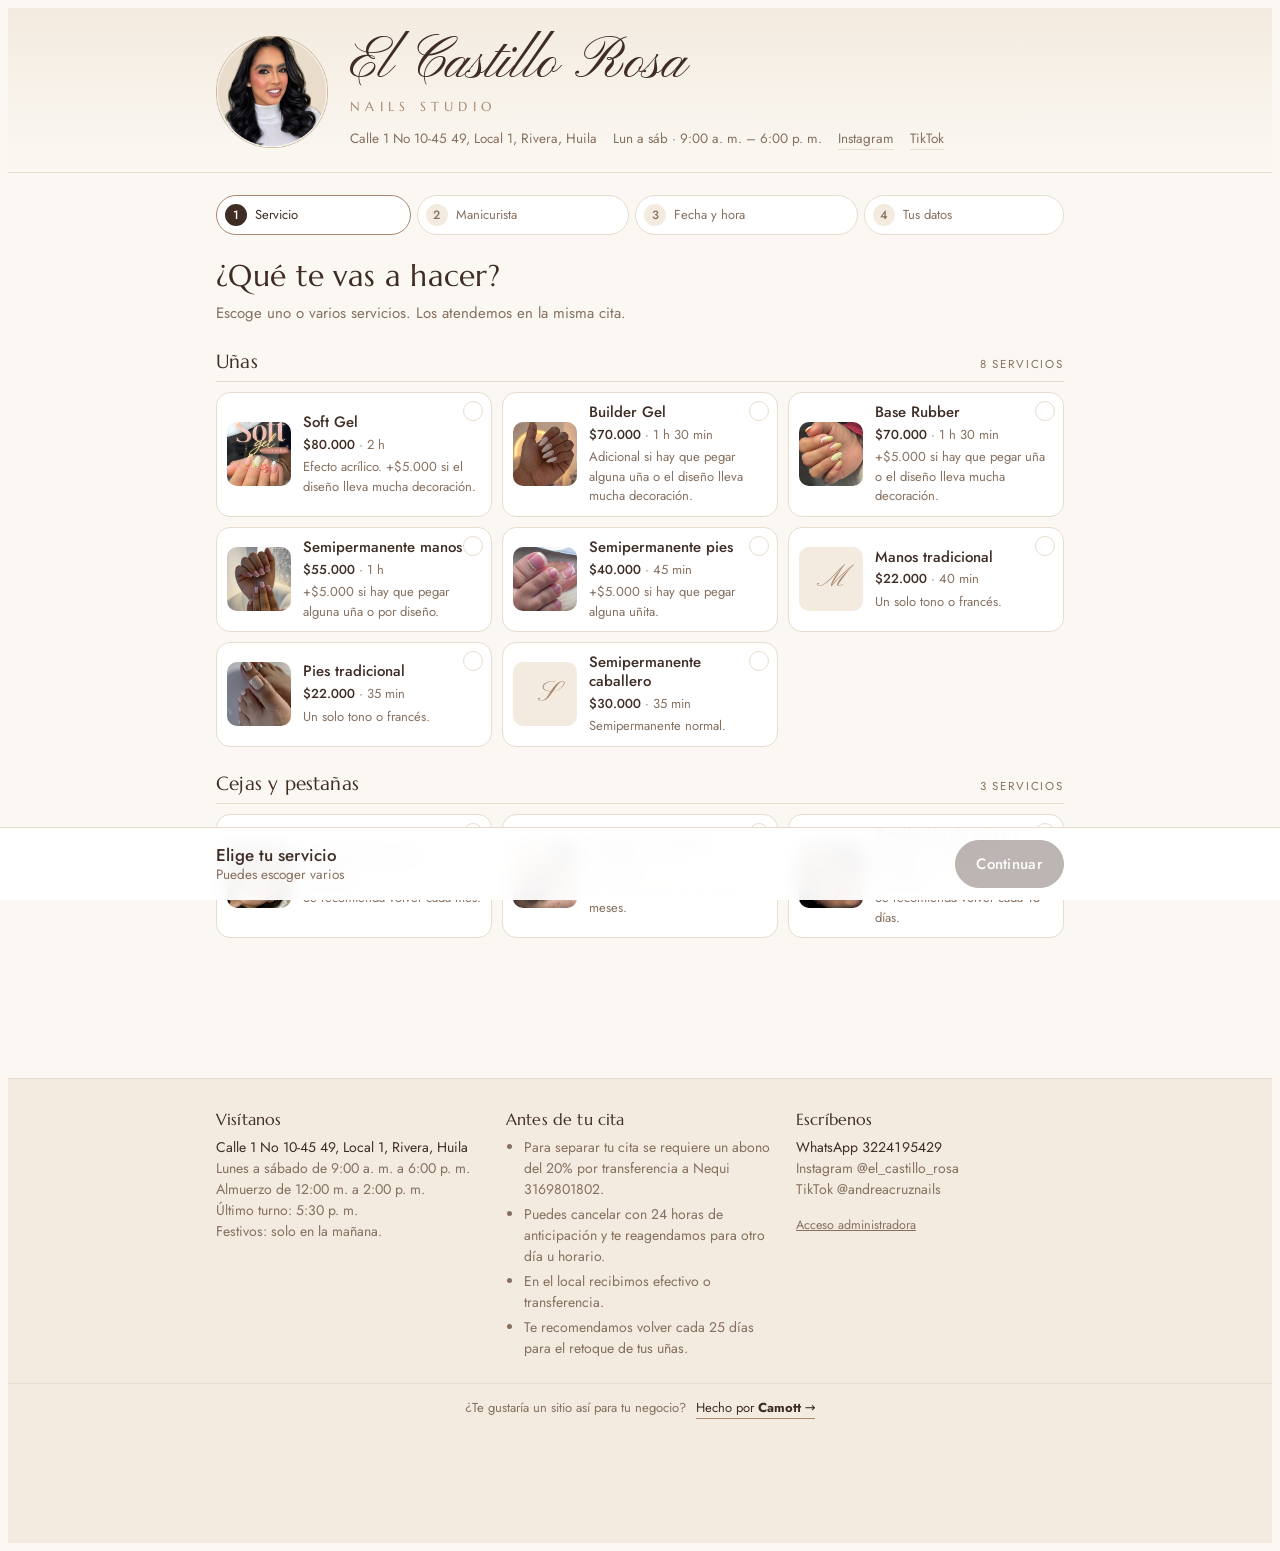
<file: index.html>
<!doctype html>
<html lang="es">
<head>
<meta charset="utf-8">
<meta name="viewport" content="width=device-width,initial-scale=1,viewport-fit=cover">
<title>El Castillo Rosa</title>
<meta name="claude:viewport-fit-sides" content="cover">
<meta name="description" content="Agenda tu cita en El Castillo Rosa Nails Studio, Rivera, Huila. Uñas, cejas y pestañas.">
<link rel="icon" href="img/logo-web.png">
<link rel="preconnect" href="https://fonts.googleapis.com">
<link rel="preconnect" href="https://fonts.gstatic.com" crossorigin>
<link rel="stylesheet" href="https://fonts.googleapis.com/css2?family=Jost:wght@400;500;600&family=Marcellus&family=Pinyon+Script&display=swap">
<link rel="stylesheet" href="styles.css">
<style>
  .wrap { max-width: 880px; margin: 0 auto; padding-left: max(16px, env(safe-area-inset-left, 0px)); padding-right: max(16px, env(safe-area-inset-right, 0px)); }
  /* ---------- encabezado ---------- */
  .hero { background: linear-gradient(180deg, var(--linen), var(--bg)); border-bottom: 1px solid var(--line); }
  .hero .wrap { display: grid; grid-template-columns: auto 1fr; gap: 22px; align-items: center; padding-block: 26px 22px; }
  .hero img { width: 112px; height: auto; display: block; }
  .brand { font-family: var(--f-script); font-size: clamp(40px, 9vw, 58px); line-height: 1; color: var(--ink); }
  .brand-sub { font-family: var(--f-display); letter-spacing: .42em; font-size: 12.5px; color: var(--accent); margin-top: 6px; text-transform: uppercase; }
  .hero-meta { display: flex; flex-wrap: wrap; gap: 6px 16px; margin-top: 12px; font-size: 13.5px; color: var(--muted); }
  .hero-meta a { text-decoration: none; border-bottom: 1px solid var(--line); }
  @media (max-width: 520px) { .hero .wrap { grid-template-columns: 1fr; justify-items: center; text-align: center; } .hero-meta { justify-content: center; } .hero img { width: 104px; } }

  /* ---------- pasos ---------- */
  .steps { display: flex; gap: 6px; margin: 22px 0 18px; overflow-x: auto; scrollbar-width: none; }
  .steps::-webkit-scrollbar { display: none; }
  .step { flex: 1 0 auto; white-space: nowrap; display: flex; align-items: center; gap: 8px; font-size: 13px; color: var(--muted); padding: 8px 12px 8px 8px; border-radius: 999px; border: 1px solid var(--line); background: var(--surface); }
  .step b { width: 22px; height: 22px; border-radius: 50%; display: grid; place-items: center; font-weight: 500; font-size: 12px; background: var(--linen); }
  .step.on { color: var(--ink); border-color: var(--accent); }
  .step.on b { background: var(--ink); color: var(--bg); }
  .step.done b { background: var(--accent); color: var(--accent-ink); }
  h2.title { font-size: clamp(24px, 5vw, 30px); }
  .lead { color: var(--muted); margin-top: 4px; }
  main { padding-bottom: 140px; }
  .panel { display: grid; gap: 22px; }

  /* servicios */
  .cat-title { display: flex; align-items: baseline; justify-content: space-between; border-bottom: 1px solid var(--line); padding-bottom: 6px; margin-bottom: 10px; }
  .cat-title h3 { font-size: 19px; }
  .svc-list { display: grid; grid-template-columns: repeat(auto-fill, minmax(250px, 1fr)); gap: 10px; }
  .svc { position: relative; display: grid; grid-template-columns: 64px 1fr; gap: 12px; align-items: center; padding: 10px; border: 1px solid var(--line); border-radius: var(--r);
    background: var(--surface); cursor: pointer; text-align: left; transition: border-color .15s, box-shadow .15s; }
  .svc:hover { border-color: var(--beige); }
  .svc[aria-pressed="true"] { border-color: var(--ink); box-shadow: var(--shadow); }
  .svc .ph { width: 64px; height: 64px; border-radius: 10px; object-fit: cover; background: var(--linen); display: grid; place-items: center; font-family: var(--f-script); font-size: 30px; color: var(--accent); }
  .svc > span:nth-of-type(2) { min-width: 0; padding-right: 18px; }
  .svc .nm { display: block; font-weight: 500; line-height: 1.25; }
  .svc .mt { display: block; font-size: 13px; color: var(--muted); margin-top: 3px; }
  .svc .pr { font-variant-numeric: tabular-nums; color: var(--ink); font-weight: 500; }
  .svc .tick { position: absolute; top: 8px; right: 8px; width: 20px; height: 20px; border-radius: 50%; border: 1.5px solid var(--line); display: grid; place-items: center; font-size: 12px; color: transparent; }
  .svc[aria-pressed="true"] .tick { background: var(--ink); border-color: var(--ink); color: var(--bg); }
  .note { font-size: 13px; color: var(--muted); background: var(--linen); padding: 10px 12px; border-radius: 10px; }
  .retiros { display: flex; flex-wrap: wrap; gap: 8px; }
  .opt { border: 1px solid var(--line); background: var(--surface); padding: 9px 14px; border-radius: 999px; cursor: pointer; font-size: 14px; }
  .opt[aria-pressed="true"] { background: var(--ink); color: var(--bg); border-color: var(--ink); }

  /* diseños */
  .designs { display: grid; grid-template-columns: repeat(auto-fill, minmax(150px, 1fr)); gap: 12px; }
  .dz { border: 1px solid var(--line); border-radius: var(--r); overflow: hidden; background: var(--surface); cursor: pointer; text-align: left; padding: 0; display: grid; }
  .dz img { width: 100%; aspect-ratio: 4/5; object-fit: cover; display: block; max-width: 100%; }
  .dz .cap { padding: 9px 11px; font-size: 13.5px; line-height: 1.3; display: grid; gap: 4px; }
  .dz[aria-pressed="true"] { outline: 2px solid var(--ink); outline-offset: -2px; box-shadow: var(--shadow); }
  .dz .blank { aspect-ratio: 4/5; display: grid; place-items: center; background: var(--linen); font-family: var(--f-display); font-size: 15px; color: var(--muted); padding: 14px; text-align: center; }

  /* equipo */
  .team { display: grid; grid-template-columns: repeat(auto-fill, minmax(180px, 1fr)); gap: 10px; }
  .mem { border: 1px solid var(--line); background: var(--surface); border-radius: var(--r); padding: 14px; display: flex; gap: 12px; align-items: center; cursor: pointer; text-align: left; }
  .mem[aria-pressed="true"] { border-color: var(--ink); box-shadow: var(--shadow); }
  .av { width: 42px; height: 42px; border-radius: 50%; display: grid; place-items: center; background: var(--beige); font-family: var(--f-display); font-size: 17px; flex: none; }
  .mem small { display: block; color: var(--muted); font-size: 12.5px; }

  /* fechas y horas */
  .dates { display: flex; gap: 8px; overflow-x: auto; padding: 4px 2px 10px; scroll-snap-type: x proximity; }
  .date { flex: none; width: 66px; padding: 10px 0 9px; border-radius: 14px; border: 1px solid var(--line); background: var(--surface); cursor: pointer; display: grid; justify-items: center; gap: 1px; scroll-snap-align: start; }
  .date .d { font-family: var(--f-display); font-size: 22px; line-height: 1.1; }
  .date small { font-size: 11.5px; color: var(--muted); text-transform: uppercase; letter-spacing: .06em; }
  .date[aria-pressed="true"] { background: var(--ink); color: var(--bg); border-color: var(--ink); }
  .date[aria-pressed="true"] small { color: var(--bg); opacity: .8; }
  .date[disabled] { opacity: .35; cursor: not-allowed; }
  .date .fest { font-size: 9.5px; color: var(--rose); letter-spacing: .04em; }
  .slots-group h4 { font-family: var(--f-body); font-size: 12px; letter-spacing: .14em; text-transform: uppercase; color: var(--muted); margin-bottom: 8px; font-weight: 500; }
  .slots { display: grid; grid-template-columns: repeat(auto-fill, minmax(96px, 1fr)); gap: 8px; }
  .slot { padding: 10px 6px; border: 1px solid var(--line); border-radius: 10px; background: var(--surface); cursor: pointer; font-variant-numeric: tabular-nums; font-size: 14px; }
  .slot[aria-pressed="true"] { background: var(--ink); color: var(--bg); border-color: var(--ink); }
  .slot[disabled] { text-decoration: line-through; opacity: .38; cursor: not-allowed; background: transparent; }
  .empty { padding: 22px; text-align: center; border: 1px dashed var(--line); border-radius: var(--r); color: var(--muted); }

  /* datos y resumen */
  .form { display: grid; grid-template-columns: 1fr 1fr; gap: 14px; }
  .form .full { grid-column: 1 / -1; }
  @media (max-width: 560px) { .form { grid-template-columns: 1fr; } }
  .summary { border: 1px solid var(--line); border-radius: var(--r); background: var(--surface); overflow: hidden; }
  .summary .row { display: flex; justify-content: space-between; gap: 14px; padding: 11px 16px; border-bottom: 1px solid var(--line); }
  .summary .row:last-child { border-bottom: 0; }
  .summary .row span:first-child { color: var(--muted); }
  .summary .row span:last-child { text-align: right; min-width: 0; }
  .summary .total { background: var(--linen); font-weight: 500; }
  .check { display: flex; gap: 10px; align-items: flex-start; font-size: 14px; }
  .check input { margin-top: 3px; width: 18px; height: 18px; accent-color: var(--ink); flex: none; }

  /* barra inferior */
  .bar { position: fixed; left: 0; right: 0; bottom: 0; background: color-mix(in srgb, var(--surface) 94%, transparent); backdrop-filter: blur(10px);
    border-top: 1px solid var(--line); z-index: 20; padding-bottom: env(safe-area-inset-bottom, 0px); }
  .bar .wrap { display: flex; gap: 12px; align-items: center; padding-block: 12px; }
  .bar .sum { flex: 1; min-width: 0; font-size: 13.5px; color: var(--muted); line-height: 1.3; }
  .bar .sum b { display: block; color: var(--ink); font-size: 17px; font-weight: 500; font-variant-numeric: tabular-nums; }

  /* éxito */
  .done { text-align: center; display: grid; gap: 14px; justify-items: center; padding-top: 10px; }
  .done .seal { width: 76px; height: 76px; border-radius: 50%; display: grid; place-items: center; background: var(--linen); font-size: 34px; color: var(--accent); }
  .pay { width: 100%; max-width: 460px; border: 1px solid var(--line); border-radius: var(--r); background: var(--surface); padding: 18px; display: grid; gap: 10px; text-align: left; }
  .pay .amount { font-family: var(--f-display); font-size: 34px; }
  .copy { display: flex; gap: 8px; align-items: center; justify-content: space-between; background: var(--linen); border-radius: 10px; padding: 8px 8px 8px 14px; }
  .copy code { font-family: var(--f-body); font-size: 18px; letter-spacing: .06em; font-variant-numeric: tabular-nums; user-select: all; }

  footer { border-top: 1px solid var(--line); background: var(--linen); }
  .credit { border-top: 1px solid var(--line); padding-bottom: 110px; }
  .credit .wrap { display: flex; flex-wrap: wrap; justify-content: center; gap: 4px 10px; padding-block: 14px; font-size: 13px; color: var(--muted); text-align: center; }
  .credit a { color: var(--ink); text-decoration: none; border-bottom: 1px solid var(--accent); }
  .credit a:hover { color: var(--accent); }
  footer > .wrap:first-child { padding-block: 28px 24px; display: grid; grid-template-columns: repeat(auto-fit, minmax(220px, 1fr)); gap: 22px; font-size: 14px; }
  footer h4 { font-size: 16px; margin-bottom: 6px; }
  footer ul { margin: 0; padding-left: 18px; color: var(--muted); display: grid; gap: 4px; }
  footer .admin { font-size: 12.5px; color: var(--muted); }
</style>
</head>
<body>
<div class="demo-bar" id="demoBar" hidden>Versión de demostración · Agenda una cita de prueba y luego mírala en el <a href="admin.html" style="font-weight:500">panel de administradora</a> (PIN 1234).</div>

<header class="hero">
  <div class="wrap">
    <img src="img/logo-web.png" alt="Logo de El Castillo Rosa" width="112" height="118">
    <div>
      <div class="brand">El Castillo Rosa</div>
      <div class="brand-sub">Nails Studio</div>
      <div class="hero-meta">
        <span id="hDir"></span>
        <span>Lun a sáb · 9:00 a. m. – 6:00 p. m.</span>
        <a id="hIg" target="_blank" rel="noopener">Instagram</a>
        <a id="hTk" target="_blank" rel="noopener">TikTok</a>
      </div>
    </div>
  </div>
</header>

<main class="wrap">
  <nav class="steps" id="steps" aria-label="Pasos para agendar"></nav>
  <section class="panel" id="panel" aria-live="polite"></section>
</main>

<div class="bar" id="bar">
  <div class="wrap">
    <div class="sum" id="barSum"></div>
    <button class="btn ghost" id="btnBack" type="button">Atrás</button>
    <button class="btn" id="btnNext" type="button">Continuar</button>
  </div>
</div>

<footer>
  <div class="wrap">
    <div>
      <h4>Visítanos</h4>
      <p id="fDir"></p>
      <p class="muted">Lunes a sábado de 9:00 a. m. a 6:00 p. m.<br>Almuerzo de 12:00 m. a 2:00 p. m.<br>Último turno: 5:30 p. m.<br>Festivos: solo en la mañana.</p>
    </div>
    <div>
      <h4>Antes de tu cita</h4>
      <ul id="fRules"></ul>
    </div>
    <div>
      <h4>Escríbenos</h4>
      <p>WhatsApp <span class="num" id="fWa"></span></p>
      <p class="muted">Instagram @<span id="fIg"></span><br>TikTok @<span id="fTk"></span></p>
      <p style="margin-top:14px"><a class="admin" href="admin.html">Acceso administradora</a></p>
    </div>
  </div>
  <div class="credit">
    <div class="wrap">
      <span>¿Te gustaría un sitio así para tu negocio?</span>
      <a href="https://camott.com" target="_blank" rel="noopener">Hecho por <b>Camott</b> →</a>
    </div>
  </div>
</footer>
<div class="toast" id="toast" role="status"></div>

<script src="config.js"></script>
<script src="core.js"></script>
<script>
(function () {
  const C = CR_CONFIG, N = C.negocio, $ = (s) => document.querySelector(s);
  const S = { servicios: [], retiro: "", diseno: "", disenoNota: "", staff: "any", fecha: "", hora: "", staffAsignada: "", nombre: "", telefono: "", notas: "", acepta: false };
  let paso = 0, ocupado = [], enviando = false;

  /* textos fijos */
  $("#demoBar").hidden = !CR.demo;
  $("#hDir").textContent = `${N.direccion}, ${N.ciudad}`; $("#fDir").textContent = `${N.direccion}, ${N.ciudad}`;
  $("#hIg").href = `https://instagram.com/${N.instagram}`; $("#hTk").href = `https://tiktok.com/@${N.tiktok}`;
  $("#fWa").textContent = N.whatsapp; $("#fIg").textContent = N.instagram; $("#fTk").textContent = N.tiktok;
  $("#fRules").innerHTML = [
    `Para separar tu cita se requiere un abono del ${N.abonoPct}% por transferencia a Nequi ${N.nequi}.`,
    `Puedes cancelar con ${N.cancelacionHoras} horas de anticipación y te reagendamos para otro día u horario.`,
    "En el local recibimos efectivo o transferencia.",
    "Te recomendamos volver cada 25 días para el retoque de tus uñas."
  ].map((t) => `<li>${CR.esc(t)}</li>`).join("");

  const toast = (t) => { const e = $("#toast"); e.textContent = t; e.classList.add("show"); clearTimeout(e._t); e._t = setTimeout(() => e.classList.remove("show"), 2600); };
  const llevaDiseno = () => S.servicios.some((id) => (CR.servicio(id) || {}).disenos);
  const llevaUnas = () => S.servicios.some((id) => (CR.servicio(id) || {}).cat === "Uñas");
  const pasos = () => ["servicio", ...(llevaDiseno() ? ["diseno"] : []), "manicurista", "horario", "datos"];
  const NOMBRES = { servicio: "Servicio", diseno: "Diseño", manicurista: "Manicurista", horario: "Fecha y hora", datos: "Tus datos" };
  const calc = () => CR.calcular(S.servicios, llevaUnas() ? S.retiro : "");
  const iniciales = (n) => n.split(" ").map((x) => x[0]).slice(0, 2).join("");

  function render() {
    const ps = pasos(); if (paso >= ps.length) paso = ps.length - 1;
    $("#steps").innerHTML = ps.map((p, i) => `<div class="step ${i === paso ? "on" : i < paso ? "done" : ""}"><b>${i < paso ? "✓" : i + 1}</b>${NOMBRES[p]}</div>`).join("");
    const k = ps[paso];
    ({ servicio: vServicio, diseno: vDiseno, manicurista: vEquipo, horario: vHorario, datos: vDatos })[k]();
    barra();
  }
  function barra() {
    const c = calc(), k = pasos()[paso];
    $("#barSum").innerHTML = S.servicios.length
      ? `<b>${CR.money(c.precio)}</b>${S.servicios.length} servicio${S.servicios.length > 1 ? "s" : ""} · ${CR.dur(c.min)}`
      : `<b>Elige tu servicio</b>Puedes escoger varios`;
    $("#btnBack").hidden = paso === 0;
    const ok = { servicio: S.servicios.length > 0, diseno: !!S.diseno, manicurista: !!S.staff, horario: !!S.hora, datos: S.nombre.trim().length > 1 && CR.tel(S.telefono).length === 10 && S.acepta }[k];
    $("#btnNext").disabled = !ok || enviando;
    $("#btnNext").textContent = k === "datos" ? (enviando ? "Agendando…" : "Agendar cita") : "Continuar";
  }

  /* ---------- paso: servicio ---------- */
  function vServicio() {
    const cats = [...new Set(CR.cat.servicios.filter((s) => s.activo !== false).map((s) => s.cat))];
    let h = `<div><h2 class="title">¿Qué te vas a hacer?</h2><p class="lead">Escoge uno o varios servicios. Los atendemos en la misma cita.</p></div>`;
    cats.forEach((cat) => {
      const list = CR.cat.servicios.filter((s) => s.cat === cat && s.activo !== false);
      h += `<div><div class="cat-title"><h3>${CR.esc(cat)}</h3><span class="eyebrow">${list.length} servicios</span></div><div class="svc-list">`;
      list.forEach((s) => {
        const on = S.servicios.includes(s.id);
        h += `<button type="button" class="svc" data-svc="${s.id}" aria-pressed="${on}">
          ${s.foto ? `<img class="ph" src="${CR.esc(s.foto)}" alt="" loading="lazy">` : `<span class="ph" aria-hidden="true">${CR.esc(s.nombre[0])}</span>`}
          <span><span class="nm">${CR.esc(s.nombre)}</span><span class="mt"><span class="pr">${CR.money(s.precio)}</span> · ${CR.dur(+s.min)}</span>
          ${s.nota ? `<span class="mt" style="display:block">${CR.esc(s.nota)}</span>` : ""}</span>
          <span class="tick" aria-hidden="true">✓</span></button>`;
      });
      h += `</div></div>`;
    });
    if (llevaUnas()) {
      h += `<div><div class="cat-title"><h3>¿Necesitas retiro?</h3></div><div class="retiros">` +
        CR.cat.retiros.map((r) => `<button type="button" class="opt" data-ret="${r.id}" aria-pressed="${S.retiro === r.id}">${CR.esc(r.nombre)}${r.precio ? ` · ${CR.money(r.precio)}` : ""}</button>`).join("") +
        `</div></div>`;
    }
    $("#panel").innerHTML = h;
    $("#panel").querySelectorAll("[data-svc]").forEach((b) => (b.onclick = () => {
      const id = b.dataset.svc; S.servicios = S.servicios.includes(id) ? S.servicios.filter((x) => x !== id) : [...S.servicios, id];
      if (!llevaDiseno()) { S.diseno = ""; } S.hora = ""; render();
    }));
    $("#panel").querySelectorAll("[data-ret]").forEach((b) => (b.onclick = () => { S.retiro = b.dataset.ret; S.hora = ""; render(); }));
  }

  /* ---------- paso: diseño ---------- */
  function vDiseno() {
    let h = `<div><h2 class="title">Escoge tu diseño</h2><p class="lead">Son trabajos reales del salón. Los diseños con mucha decoración pueden tener un adicional de $5.000 que se confirma en el local.</p></div><div class="designs">`;
    CR.cat.disenos.forEach((d) => {
      h += `<button type="button" class="dz" data-dz="${d.id}" aria-pressed="${S.diseno === d.id}"><img src="${CR.esc(d.foto)}" alt="${CR.esc(d.nombre)}" loading="lazy">
        <span class="cap">${CR.esc(d.nombre)}${d.deco ? `<span class="chip warn">Puede tener adicional</span>` : ""}</span></button>`;
    });
    h += `<button type="button" class="dz" data-dz="sencillo" aria-pressed="${S.diseno === "sencillo"}"><span class="blank">Un solo tono o francés</span><span class="cap">Sencillo, sin decoración</span></button>
      <button type="button" class="dz" data-dz="propio" aria-pressed="${S.diseno === "propio"}"><span class="blank">Tengo mi propia referencia</span><span class="cap">La envías por WhatsApp</span></button></div>
      <div class="field" ${S.diseno === "propio" ? "" : "hidden"} id="refBox"><label for="refNota">Cuéntanos tu idea (colores, forma, largo)</label>
      <textarea class="input" id="refNota" placeholder="Ej.: almendradas, tono nude con francés dorado">${CR.esc(S.disenoNota)}</textarea></div>`;
    $("#panel").innerHTML = h;
    $("#panel").querySelectorAll("[data-dz]").forEach((b) => (b.onclick = () => { S.diseno = b.dataset.dz; render(); if (S.diseno === "propio") $("#refNota").focus(); }));
    const t = $("#refNota"); if (t) t.oninput = () => (S.disenoNota = t.value);
  }

  /* ---------- paso: manicurista ---------- */
  function vEquipo() {
    const eq = CR.cat.equipo.filter((m) => m.activa !== false);
    let h = `<div><h2 class="title">¿Con quién te quieres atender?</h2><p class="lead">Elige a tu manicurista de confianza. Si ya tiene una cita a esa hora, el horario aparecerá ocupado.</p></div><div class="team">
      <button type="button" class="mem" data-mem="any" aria-pressed="${S.staff === "any"}"><span class="av">✦</span><span>La que esté disponible<small>Te mostramos más horarios</small></span></button>`;
    eq.forEach((m) => { h += `<button type="button" class="mem" data-mem="${m.id}" aria-pressed="${S.staff === m.id}"><span class="av">${CR.esc(iniciales(m.nombre))}</span><span>${CR.esc(m.nombre)}<small>${diasTexto(m.dias)}</small></span></button>`; });
    $("#panel").innerHTML = h + "</div>";
    $("#panel").querySelectorAll("[data-mem]").forEach((b) => (b.onclick = () => { S.staff = b.dataset.mem; S.hora = ""; render(); }));
  }
  function diasTexto(d) { d = (d || []).slice().sort(); if (d.join() === "1,2,3,4,5,6") return "Lunes a sábado"; return d.map((x) => CR.DIAS_C[x]).join(", "); }

  /* ---------- paso: horario ---------- */
  async function vHorario() {
    const c = calc();
    const dias = [];
    for (let i = 0; i <= C.horario.diasAdelante; i++) { const f = CR.addDays(CR.hoy(), i); dias.push(f); }
    if (!S.fecha) S.fecha = dias.find((f) => CR.bloquesDelDia(f).length && (f !== CR.hoy() || CR.horarios(f, c.min, []).length)) || dias[0];
    $("#panel").innerHTML = `<div><h2 class="title">Fecha y hora</h2><p class="lead">Tu cita dura aprox. ${CR.dur(c.min)}. En la mañana mostramos las horas en las que alcanzamos a terminar antes del almuerzo. En la tarde, el último turno es a las 5:30 p. m.</p></div>
      <div class="dates" id="dates" role="group" aria-label="Fechas">${dias.map((f) => {
        const d = CR.parse(f), cerrado = !CR.bloquesDelDia(f).length, fest = CR.festivo(f);
        return `<button type="button" class="date" data-f="${f}" aria-pressed="${S.fecha === f}" ${cerrado ? "disabled" : ""} aria-label="${CR.fechaLarga(f)}${fest ? ", festivo" : ""}">
          <small>${CR.DIAS_C[d.getDay()]}</small><span class="d">${d.getDate()}</span><small>${CR.MESES[d.getMonth()].slice(0, 3)}</small>${fest && !cerrado ? `<span class="fest">FESTIVO</span>` : ""}</button>`;
      }).join("")}</div><div id="slots"><div class="empty">Cargando horarios…</div></div>`;
    const sel = $("#dates").querySelector('[aria-pressed="true"]'); if (sel) sel.scrollIntoView({ inline: "center", block: "nearest" });
    $("#dates").querySelectorAll("[data-f]").forEach((b) => (b.onclick = () => { S.fecha = b.dataset.f; S.hora = ""; $("#dates").querySelectorAll("[data-f]").forEach((x) => x.setAttribute("aria-pressed", x === b)); pintarSlots(); barra(); }));
    try { ocupado = (await CR.api.ocupado()).ocupado || []; } catch (e) { $("#slots").innerHTML = `<div class="empty">No pudimos cargar la agenda. Revisa tu conexión e intenta de nuevo.</div>`; return; }
    pintarSlots();
  }
  function pintarSlots() {
    const c = calc(), lista = CR.horarios(S.fecha, c.min, ocupado);
    const disp = (s) => (S.staff === "any" ? s.libres.length > 0 : s.libres.includes(S.staff));
    const fest = CR.festivo(S.fecha);
    let h = `<p class="muted" style="margin-bottom:12px">${CR.fechaLarga(S.fecha)}${fest ? ` · ${CR.esc(fest)} (festivo, abrimos solo en la mañana)` : ""}</p>`;
    if (!lista.length || !lista.some(disp)) {
      h += `<div class="empty">No quedan horarios para ${S.staff === "any" ? "este día" : CR.esc(CR.miembro(S.staff).nombre) + " este día"}. Prueba con otra fecha${S.staff !== "any" ? " o con otra manicurista" : ""}.</div>`;
    } else {
      [["Mañana", (m) => m < 720], ["Tarde", (m) => m >= 720]].forEach(([t, f]) => {
        const g = lista.filter((s) => f(CR.toMin(s.hora))); if (!g.length) return;
        h += `<div class="slots-group" style="margin-bottom:16px"><h4>${t}</h4><div class="slots">${g.map((s) =>
          `<button type="button" class="slot" data-h="${s.hora}" aria-pressed="${S.hora === s.hora}" ${disp(s) ? "" : 'disabled aria-label="' + CR.hora12(s.hora) + ' ocupado"'}>${CR.hora12(s.hora)}</button>`).join("")}</div></div>`;
      });
    }
    $("#slots").innerHTML = h;
    $("#slots").querySelectorAll("[data-h]").forEach((b) => (b.onclick = () => {
      S.hora = b.dataset.h; const s = lista.find((x) => x.hora === S.hora);
      S.staffAsignada = S.staff === "any" ? CR.asignar(s.libres, S.fecha, ocupado) : S.staff;
      $("#slots").querySelectorAll("[data-h]").forEach((x) => x.setAttribute("aria-pressed", x === b)); barra();
    }));
  }

  /* ---------- paso: datos ---------- */
  function filas() {
    const c = calc(), m = CR.miembro(S.staffAsignada), r = llevaUnas() ? CR.retiro(S.retiro) : null;
    const dz = S.diseno === "sencillo" ? "Un solo tono o francés" : S.diseno === "propio" ? "Referencia propia" + (S.disenoNota ? `: ${S.disenoNota}` : "") : (CR.diseno(S.diseno) || {}).nombre;
    return [["Servicio", CR.nombresServicios(S.servicios)], ...(dz ? [["Diseño", dz]] : []), ...(r && r.precio ? [["Retiro", r.nombre]] : []),
      ["Fecha", CR.fechaLarga(S.fecha)], ["Hora", `${CR.hora12(S.hora)} · ${CR.dur(c.min)}`], ["Manicurista", m ? m.nombre : ""],
      ["Total aproximado", CR.money(c.precio)], [`Abono para separar (${N.abonoPct}%)`, CR.money(c.abono)]];
  }
  function vDatos() {
    $("#panel").innerHTML = `<div><h2 class="title">Tus datos</h2><p class="lead">Te escribiremos a este WhatsApp para confirmar tu cita.</p></div>
      <div class="form">
        <div class="field"><label for="fNombre">Nombre completo</label><input class="input" id="fNombre" autocomplete="name" value="${CR.esc(S.nombre)}"></div>
        <div class="field"><label for="fTel">WhatsApp (10 dígitos)</label><input class="input num" id="fTel" inputmode="tel" autocomplete="tel" placeholder="3xx xxx xxxx" value="${CR.esc(S.telefono)}"></div>
        <div class="field full"><label for="fNotas">Algo que debamos saber (opcional)</label><textarea class="input" id="fNotas" placeholder="Ej.: tengo una uña partida, quiero forma cuadrada">${CR.esc(S.notas)}</textarea></div>
      </div>
      <div class="summary">${filas().map(([a, b], i, arr) => `<div class="row ${i >= arr.length - 2 ? "total" : ""}"><span>${CR.esc(a)}</span><span>${CR.esc(b)}</span></div>`).join("")}</div>
      <label class="check"><input type="checkbox" id="fAcepta" ${S.acepta ? "checked" : ""}><span>Entiendo que mi cita queda separada al enviar el abono del ${N.abonoPct}% (${CR.money(calc().abono)}) a Nequi ${N.nequi}, y que puedo cancelar o reagendar con ${N.cancelacionHoras} horas de anticipación.</span></label>`;
    $("#fNombre").oninput = (e) => { S.nombre = e.target.value; barra(); };
    $("#fTel").oninput = (e) => { S.telefono = e.target.value; barra(); };
    $("#fNotas").oninput = (e) => (S.notas = e.target.value);
    $("#fAcepta").onchange = (e) => { S.acepta = e.target.checked; barra(); };
  }

  async function agendar() {
    enviando = true; barra();
    const c = calc();
    const cita = { fecha: S.fecha, hora: S.hora, min: c.min, staff: S.staffAsignada, servicios: S.servicios, retiro: llevaUnas() ? S.retiro : "",
      diseno: S.diseno, disenoNota: S.disenoNota, nombre: S.nombre.trim(), telefono: CR.tel(S.telefono), notas: S.notas.trim(), total: c.precio, abono: c.abono };
    try {
      const r = await CR.api.crearCita(cita);
      exito(r.cita || cita);
    } catch (e) {
      enviando = false;
      if (e.code === "ocupado") { toast(e.message); S.hora = ""; paso = pasos().indexOf("horario"); render(); }
      else { toast("No se pudo agendar. Revisa tu conexión e intenta de nuevo."); barra(); }
    }
  }
  function exito(cita) {
    const c = calc(), cod = String(cita.id || "").slice(-5).toUpperCase();
    const msg = `Hola, soy ${S.nombre.trim()}. Acabo de agendar una cita en ${N.nombre}:\n` + filas().slice(0, -2).map(([a, b]) => `• ${a}: ${b}`).join("\n") +
      `\n• Total aprox.: ${CR.money(c.precio)}\n\nTe envío el comprobante del abono de ${CR.money(c.abono)} (Nequi ${N.nequi}).${cod ? ` Código de cita: ${cod}` : ""}`;
    $("#steps").innerHTML = ""; $("#bar").hidden = true;
    $("#panel").innerHTML = `<div class="done">
      <div class="seal" aria-hidden="true">✦</div>
      <h2 class="title">¡Tu cita quedó apartada, ${CR.esc(CR.primerNombre(S.nombre))}!</h2>
      <p class="lead" style="max-width:520px">${CR.esc(CR.fechaLarga(S.fecha))} a las ${CR.hora12(S.hora)} con ${CR.esc((CR.miembro(S.staffAsignada) || {}).nombre || "")}. Para confirmarla, envía el abono y el comprobante por WhatsApp.</p>
      <div class="pay">
        <span class="eyebrow">Abono del ${N.abonoPct}%</span>
        <span class="amount num">${CR.money(c.abono)}</span>
        <span class="muted">Transfiere a Nequi:</span>
        <div class="copy"><code id="nequi">${N.nequi}</code><button class="btn soft sm" id="cp" type="button">Copiar</button></div>
        <a class="btn wa" href="${CR.wa(N.whatsapp, msg)}" target="_blank" rel="noopener">Enviar comprobante por WhatsApp</a>
        <p class="muted" style="font-size:13px">Si el enlace no abre, escríbenos al ${N.whatsapp}. El resto del valor se paga en el local en efectivo o transferencia.${cod ? ` Tu código de cita es <b class="num">${cod}</b>.` : ""}</p>
      </div>
      <button class="btn ghost" id="otra" type="button">Agendar otra cita</button></div>`;
    $("#cp").onclick = () => { const ok = () => toast("Número copiado"); navigator.clipboard ? navigator.clipboard.writeText(N.nequi).then(ok, () => sel()) : sel(); };
    const sel = () => { const r = document.createRange(); r.selectNodeContents($("#nequi")); const s = getSelection(); s.removeAllRanges(); s.addRange(r); toast("Número seleccionado, cópialo"); };
    $("#otra").onclick = () => location.reload();
    window.scrollTo({ top: 0, behavior: "smooth" });
  }

  $("#btnNext").onclick = () => { const k = pasos()[paso]; if (k === "datos") return agendar(); paso++; render(); window.scrollTo({ top: $("#steps").offsetTop - 10, behavior: "smooth" }); };
  $("#btnBack").onclick = () => { paso = Math.max(0, paso - 1); render(); };

  CR.api.catalogo().then((r) => { CR.aplicarCatalogo(r); render(); }).catch(() => render());
  render();
})();
</script>
</body>
</html>
</file>
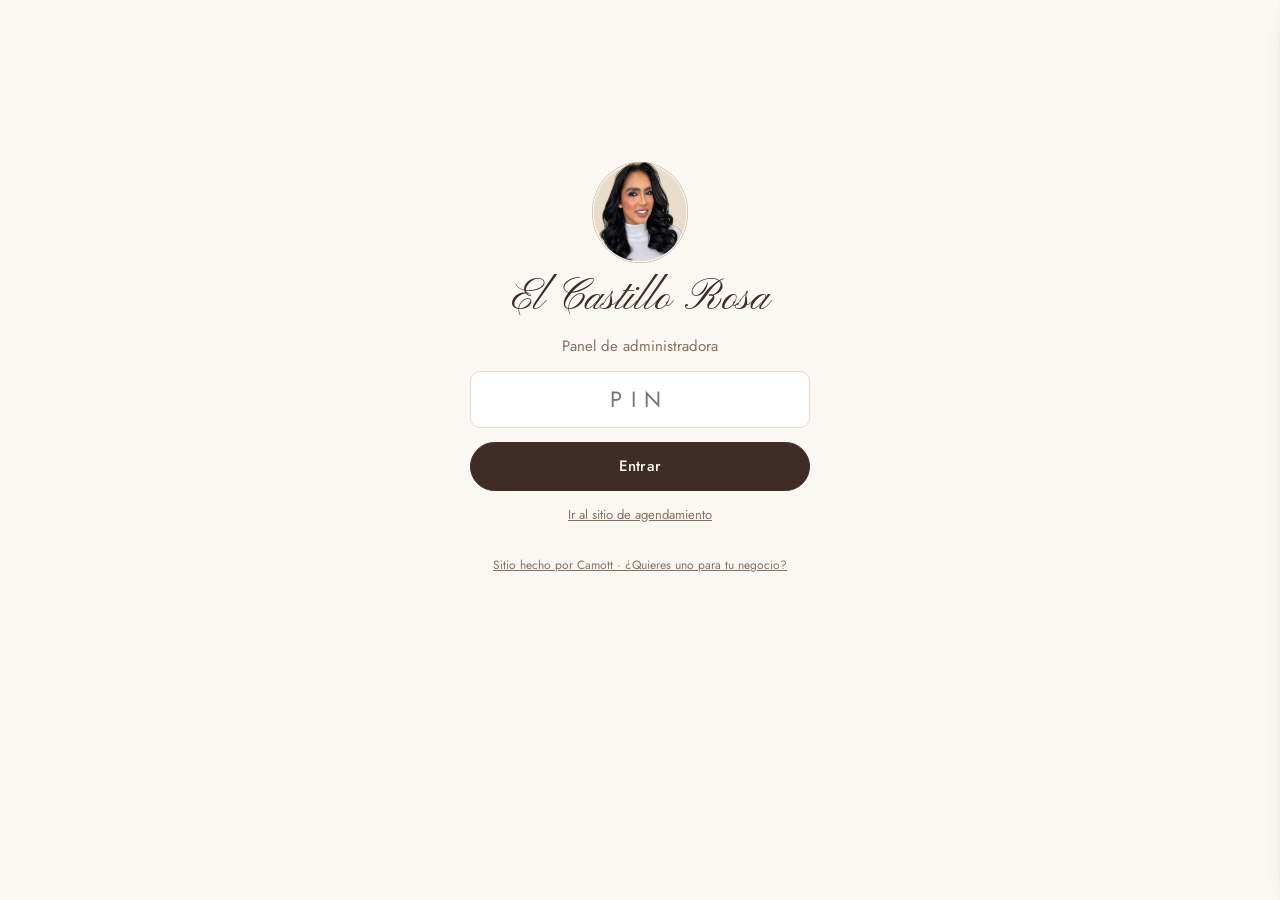
<file: admin.html>
<!doctype html>
<html lang="es">
<head>
<meta charset="utf-8">
<meta name="viewport" content="width=device-width,initial-scale=1,viewport-fit=cover">
<title>Panel · El Castillo Rosa</title>
<meta name="claude:viewport-fit-sides" content="cover">
<meta name="robots" content="noindex">
<link rel="icon" href="img/logo-web.png">
<link rel="preconnect" href="https://fonts.googleapis.com">
<link rel="preconnect" href="https://fonts.gstatic.com" crossorigin>
<link rel="stylesheet" href="https://fonts.googleapis.com/css2?family=Jost:wght@400;500;600&family=Marcellus&family=Pinyon+Script&display=swap">
<link rel="stylesheet" href="styles.css">
<style>
  .wrap { max-width: 1180px; margin: 0 auto; padding-left: max(16px, env(safe-area-inset-left, 0px)); padding-right: max(16px, env(safe-area-inset-right, 0px)); }
  body::before { content: ""; position: fixed; inset: 0 0 auto; height: env(safe-area-inset-top, 0px); z-index: 10; background: var(--surface); }
  /* login */
  .login { min-height: 80vh; display: grid; place-items: center; }
  .login form { width: 100%; max-width: 340px; display: grid; gap: 14px; text-align: center; justify-items: center; }
  .login img { width: 96px; }
  .login .brand { font-family: var(--f-script); font-size: 44px; line-height: 1; }
  .login .input { text-align: center; font-size: 22px; letter-spacing: .4em; }
  /* barra superior */
  .top { position: sticky; top: env(safe-area-inset-top, 0px); z-index: 15; background: var(--surface); border-bottom: 1px solid var(--line); }
  .top .wrap { display: flex; align-items: center; gap: 12px; padding-block: 10px 0; flex-wrap: wrap; }
  .top img { width: 38px; }
  .top .who { flex: 1; min-width: 0; line-height: 1.15; }
  .top .who b { font-family: var(--f-script); font-size: 27px; font-weight: 400; display: block; }
  .top .who span { font-size: 12px; color: var(--muted); }
  .tabs { display: flex; gap: 2px; overflow-x: auto; scrollbar-width: none; width: 100%; margin-top: 6px; }
  .tabs::-webkit-scrollbar { display: none; }
  .tab { border: 0; background: none; padding: 10px 14px 11px; cursor: pointer; color: var(--muted); border-bottom: 2px solid transparent; white-space: nowrap; font-size: 14.5px; display: flex; gap: 6px; align-items: center; }
  .tab[aria-selected="true"] { color: var(--ink); border-color: var(--ink); }
  .tab .n { font-size: 11px; background: var(--rose); color: #fff; border-radius: 999px; padding: 0 6px; line-height: 17px; font-variant-numeric: tabular-nums; }
  main { padding-block: 22px 80px; }
  .head { display: flex; align-items: end; justify-content: space-between; gap: 12px; flex-wrap: wrap; margin-bottom: 18px; }
  .head h1 { font-size: clamp(24px, 4vw, 30px); }
  .head p { color: var(--muted); }
  .card { background: var(--surface); border: 1px solid var(--line); border-radius: var(--r); }
  .card > h3 { font-size: 17px; padding: 14px 16px 0; }
  .card .sub { font-size: 12.5px; color: var(--muted); padding: 0 16px; }
  .grid { display: grid; gap: 14px; }
  .g2 { grid-template-columns: 1.4fr 1fr; }
  @media (max-width: 860px) { .g2 { grid-template-columns: 1fr; } }

  /* indicadores */
  .kpis { display: grid; grid-template-columns: repeat(auto-fit, minmax(170px, 1fr)); gap: 12px; margin-bottom: 14px; }
  .kpi { padding: 14px 16px; display: grid; gap: 2px; cursor: default; text-align: left; }
  button.kpi { cursor: pointer; font: inherit; color: inherit; }
  .kpi .v { font-family: var(--f-display); font-size: 30px; line-height: 1.15; font-variant-numeric: tabular-nums; }
  .kpi .l { font-size: 13px; color: var(--muted); }
  .kpi .d { font-size: 12.5px; }
  .kpi.alert { border-color: var(--rose); }

  /* listas */
  .list { display: grid; }
  .li { display: grid; grid-template-columns: 84px 1fr auto; gap: 12px; align-items: center; padding: 11px 16px; border-top: 1px solid var(--line); cursor: pointer; background: none; border-left: 0; border-right: 0; border-bottom: 0; text-align: left; width: 100%; }
  .li:hover { background: var(--linen); }
  .li .t { font-variant-numeric: tabular-nums; font-weight: 500; }
  .li .t small { display: block; font-weight: 400; color: var(--muted); font-size: 12px; }
  .li .m { min-width: 0; }
  .li .m b { font-weight: 500; display: block; overflow: hidden; text-overflow: ellipsis; white-space: nowrap; }
  .li .m span { font-size: 13px; color: var(--muted); display: block; overflow: hidden; text-overflow: ellipsis; white-space: nowrap; }
  .nothing { padding: 22px 16px; color: var(--muted); text-align: center; border-top: 1px solid var(--line); }

  /* gráficos */
  .chart { padding: 10px 16px 16px; }
  .chart svg { width: 100%; height: auto; display: block; }
  .chart text { fill: var(--muted); font-size: 11px; font-family: var(--f-body); }
  .hbars { display: grid; gap: 10px; padding: 14px 16px 16px; }
  .hb { display: grid; grid-template-columns: 120px 1fr 54px; gap: 10px; align-items: center; font-size: 13.5px; }
  .hb .tr { height: 10px; border-radius: 6px; background: var(--linen); overflow: hidden; }
  .hb .tr i { display: block; height: 100%; background: var(--accent); border-radius: 6px; }
  .hb .c { text-align: right; font-variant-numeric: tabular-nums; color: var(--muted); }

  /* agenda */
  .daynav { display: flex; gap: 8px; align-items: center; flex-wrap: wrap; }
  .daynav .input { width: auto; padding: 8px 10px; }
  .legend { display: flex; flex-wrap: wrap; gap: 6px; margin: 0 0 12px; }
  .cal { overflow-x: auto; border: 1px solid var(--line); border-radius: var(--r); background: var(--surface); }
  .cal-in { display: grid; min-width: 640px; position: relative; }
  .cal-h { display: contents; }
  .cal-h div { position: sticky; top: 0; padding: 10px 8px; font-size: 13.5px; border-bottom: 1px solid var(--line); background: var(--surface); text-align: center; z-index: 2; }
  .hours { position: relative; border-right: 1px solid var(--line); }
  .hours span { position: absolute; right: 6px; font-size: 11px; color: var(--muted); transform: translateY(-50%); font-variant-numeric: tabular-nums; }
  .colm { position: relative; border-right: 1px solid var(--line); }
  .colm:last-child { border-right: 0; }
  .hl { position: absolute; left: 0; right: 0; border-top: 1px dashed var(--line); }
  .closed { position: absolute; left: 0; right: 0; background: repeating-linear-gradient(135deg, var(--linen) 0 6px, transparent 6px 12px); display: grid; place-items: center; font-size: 11px; color: var(--muted); letter-spacing: .1em; text-transform: uppercase; }
  .ev { position: absolute; left: 4px; right: 4px; border-radius: 8px; padding: 5px 7px; font-size: 12px; line-height: 1.25; overflow: hidden; cursor: pointer; border: 0; text-align: left; border-left: 3px solid; }
  .ev b { display: block; font-weight: 500; white-space: nowrap; overflow: hidden; text-overflow: ellipsis; }
  .ev span { display: block; white-space: nowrap; overflow: hidden; text-overflow: ellipsis; opacity: .85; }
  .ev.pendiente { background: var(--warn-bg); color: var(--warn); border-color: var(--warn); }
  .ev.confirmada { background: var(--info-bg); color: var(--info); border-color: var(--info); }
  .ev.atendida { background: var(--ok-bg); color: var(--ok); border-color: var(--ok); }
  .ev.bloqueo { background: var(--linen); color: var(--muted); border-color: var(--beige); }
  .now { position: absolute; left: 0; right: 0; height: 2px; background: var(--rose); z-index: 1; }

  /* tablas */
  .tablewrap { overflow-x: auto; }
  table { width: 100%; border-collapse: collapse; font-size: 14px; }
  th { text-align: left; font-weight: 500; font-size: 12px; letter-spacing: .08em; text-transform: uppercase; color: var(--muted); padding: 10px 12px; border-bottom: 1px solid var(--line); white-space: nowrap; }
  td { padding: 10px 12px; border-bottom: 1px solid var(--line); vertical-align: middle; }
  tr.click { cursor: pointer; } tr.click:hover td { background: var(--linen); }
  td.r, th.r { text-align: right; font-variant-numeric: tabular-nums; }
  .tools { display: flex; gap: 8px; flex-wrap: wrap; align-items: center; margin-bottom: 12px; }
  .tools .input { max-width: 300px; }
  .seg { display: inline-flex; background: var(--linen); border-radius: 999px; padding: 3px; flex-wrap: wrap; }
  .seg button { border: 0; background: none; padding: 6px 13px; border-radius: 999px; cursor: pointer; font-size: 13.5px; color: var(--muted); }
  .seg button[aria-pressed="true"] { background: var(--surface); color: var(--ink); box-shadow: var(--shadow); }

  /* renovar */
  .ren { display: grid; grid-template-columns: repeat(auto-fill, minmax(290px, 1fr)); gap: 12px; }
  .rc { padding: 14px 16px; display: grid; gap: 10px; }
  .rc .top2 { display: flex; justify-content: space-between; gap: 10px; align-items: start; }
  .rc b { font-weight: 500; }
  .rc .acts { display: flex; gap: 8px; flex-wrap: wrap; }

  /* formulario */
  .form { display: grid; grid-template-columns: repeat(2, minmax(0, 1fr)); gap: 14px; padding: 18px; }
  .form .full { grid-column: 1 / -1; }
  @media (max-width: 640px) { .form { grid-template-columns: 1fr; } }
  .pills { display: flex; flex-wrap: wrap; gap: 6px; }
  .pill { border: 1px solid var(--line); background: var(--surface); padding: 7px 12px; border-radius: 999px; cursor: pointer; font-size: 13.5px; }
  .pill[aria-pressed="true"] { background: var(--ink); color: var(--bg); border-color: var(--ink); }
  .slotsel { display: flex; flex-wrap: wrap; gap: 6px; }
  .slotsel button { border: 1px solid var(--line); background: var(--surface); padding: 6px 10px; border-radius: 8px; cursor: pointer; font-size: 13px; font-variant-numeric: tabular-nums; }
  .slotsel button[aria-pressed="true"] { background: var(--ink); color: var(--bg); border-color: var(--ink); }
  .slotsel button[disabled] { opacity: .35; text-decoration: line-through; cursor: not-allowed; }
  .formfoot { display: flex; gap: 10px; justify-content: flex-end; flex-wrap: wrap; padding: 0 18px 18px; align-items: center; }
  .warnbox { background: var(--bad-bg); color: var(--bad); padding: 10px 14px; border-radius: 10px; font-size: 14px; }

  /* promociones */
  .promo { display: grid; grid-template-columns: minmax(0, 1fr) minmax(0, 1.1fr); gap: 14px; align-items: start; }
  @media (max-width: 860px) { .promo { grid-template-columns: 1fr; } }
  .bubble { background: #dcf3d6; color: #1f2a1d; border-radius: 12px 12px 12px 3px; padding: 10px 12px; white-space: pre-wrap; font-size: 14px; margin: 0 16px 16px; }
  .rcp { display: grid; grid-template-columns: auto 1fr auto; gap: 10px; align-items: center; padding: 9px 16px; border-top: 1px solid var(--line); }
  .rcp input { width: 17px; height: 17px; accent-color: var(--ink); }
  .rcp small { display: block; color: var(--muted); }

  /* servicios editables */
  .edit td { padding: 6px 6px; }
  .edit .input { padding: 7px 9px; font-size: 14px; min-width: 70px; }
  .days { display: flex; gap: 4px; flex-wrap: wrap; }
  .days label { font-size: 12px; display: flex; gap: 3px; align-items: center; background: var(--linen); padding: 3px 7px; border-radius: 6px; cursor: pointer; }

  /* panel lateral */
  .scrim { position: fixed; inset: 0; background: rgba(30, 20, 15, .38); z-index: 40; opacity: 0; transition: opacity .2s; }
  .scrim.on { opacity: 1; }
  .drawer { position: fixed; top: 0; right: 0; bottom: 0; width: min(440px, 100%); background: var(--surface); z-index: 41; box-shadow: var(--shadow); transform: translateX(100%); transition: transform .22s; display: flex; flex-direction: column;
    padding-top: env(safe-area-inset-top, 0px); padding-bottom: env(safe-area-inset-bottom, 0px); padding-right: env(safe-area-inset-right, 0px); }
  .drawer.on { transform: none; }
  .drawer header { display: flex; justify-content: space-between; align-items: start; gap: 10px; padding: 18px 18px 12px; border-bottom: 1px solid var(--line); }
  .drawer header h2 { font-size: 22px; }
  .drawer .body { padding: 16px 18px; overflow-y: auto; display: grid; gap: 14px; align-content: start; flex: 1; }
  .kv { display: grid; grid-template-columns: 110px 1fr; gap: 6px 12px; font-size: 14px; }
  .kv dt { color: var(--muted); } .kv dd { margin: 0; min-width: 0; overflow-wrap: anywhere; }
  .acts { display: flex; gap: 8px; flex-wrap: wrap; }
  .x { border: 0; background: var(--linen); width: 34px; height: 34px; border-radius: 50%; cursor: pointer; font-size: 18px; flex: none; }
  .confirm { background: var(--linen); padding: 12px; border-radius: 10px; display: grid; gap: 10px; }
</style>
</head>
<body>
<div class="demo-bar" id="demoBar" hidden>Modo demostración · PIN 1234 · Los datos de ejemplo están marcados como “(ejemplo)”.</div>

<section class="login wrap" id="login">
  <form id="loginForm">
    <img src="img/logo-web.png" alt="" width="96" height="101">
    <div class="brand">El Castillo Rosa</div>
    <p class="muted">Panel de administradora</p>
    <input class="input num" id="pin" type="password" inputmode="numeric" autocomplete="current-password" placeholder="PIN" aria-label="PIN">
    <button class="btn" type="submit" style="width:100%">Entrar</button>
    <p class="muted" id="loginErr" style="color:var(--bad)" hidden></p>
    <a class="muted" href="index.html" style="font-size:13px">Ir al sitio de agendamiento</a>
    <a class="muted" href="https://camott.com" target="_blank" rel="noopener" style="font-size:12px;margin-top:18px">Sitio hecho por Camott · ¿Quieres uno para tu negocio?</a>
  </form>
</section>

<div id="app" hidden>
  <div class="top">
    <div class="wrap">
      <img src="img/logo-web.png" alt="" width="38" height="40">
      <div class="who"><b>El Castillo Rosa</b><span id="hoyTxt"></span></div>
      <button class="btn ghost sm" id="refresh" type="button">Actualizar</button>
      <nav class="tabs" role="tablist" id="tabs"></nav>
    </div>
  </div>
  <main class="wrap" id="view"></main>
</div>

<div class="scrim" id="scrim" hidden></div>
<aside class="drawer" id="drawer" aria-hidden="true"></aside>
<div class="toast" id="toast" role="status"></div>

<script src="config.js"></script>
<script src="core.js"></script>
<script>
(function () {
  const C = CR_CONFIG, N = C.negocio, $ = (s, r = document) => r.querySelector(s), $$ = (s, r = document) => [...r.querySelectorAll(s)];
  const E = CR.esc;
  let PIN = "", D = { citas: [], recordatorios: {} }, CL = [], vista = "resumen", agendaFecha = CR.hoy();
  const ESTADOS = { pendiente: ["Abono pendiente", "warn"], confirmada: ["Confirmada", "info"], atendida: ["Atendida", "ok"], cancelada: ["Cancelada", "bad"], "no-asistio": ["No asistió", "bad"], bloqueo: ["Espacio bloqueado", ""] };
  const chip = (e) => { const [t, k] = ESTADOS[e] || [e, ""]; return `<span class="chip ${k}">${t}</span>`; };
  const toast = (t) => { const e = $("#toast"); e.textContent = t; e.classList.add("show"); clearTimeout(e._t); e._t = setTimeout(() => e.classList.remove("show"), 2600); };
  const linkAgenda = () => location.href.replace(/admin\.html.*$/, "").replace(/[?#].*$/, "");
  const nombreM = (id) => (CR.miembro(id) || { nombre: "Ya no está en el equipo" }).nombre;
  const ses = { get() { try { return sessionStorage.getItem("cr_pin") || ""; } catch (e) { return ""; } }, set(v) { try { sessionStorage.setItem("cr_pin", v); } catch (e) {} } };

  $("#demoBar").hidden = !CR.demo;

  /* ---------- acceso ---------- */
  $("#loginForm").onsubmit = async (ev) => {
    ev.preventDefault(); const p = $("#pin").value.trim(); $("#loginErr").hidden = true;
    try { await CR.api.login(p); PIN = p; ses.set(p); arrancar(); }
    catch (e) { $("#loginErr").textContent = e.code === "pin" ? "PIN incorrecto. Intenta de nuevo." : "No hay conexión con la agenda. Revisa internet."; $("#loginErr").hidden = false; }
  };
  async function cargar() {
    const r = await CR.api.todo(PIN);
    CR.aplicarCatalogo(r);
    D = { citas: (r.citas || []).map((c) => ({ ...c, servicios: Array.isArray(c.servicios) ? c.servicios : String(c.servicios || "").split(",").filter(Boolean), min: +c.min, total: +c.total, abono: +c.abono, cobrado: +c.cobrado || 0 })), recordatorios: r.recordatorios || {} };
    CL = CR.clientas(D.citas);
  }
  async function arrancar() {
    $("#login").hidden = true; $("#app").hidden = false;
    $("#hoyTxt").textContent = "Hoy es " + CR.fechaLarga(CR.hoy());
    try { await cargar(); } catch (e) { toast("No se pudieron cargar los datos"); }
    pintar();
  }
  $("#refresh").onclick = async () => { await cargar(); pintar(); toast("Agenda actualizada"); };

  /* ---------- pestañas ---------- */
  const TABS = [["resumen", "Resumen"], ["agenda", "Agenda"], ["nueva", "Nueva cita"], ["renovar", "Por renovar"], ["clientas", "Clientas"], ["promos", "Promociones"], ["ajustes", "Servicios y equipo"]];
  function porRenovar() {
    return CL.filter((k) => k.retoque && !k.proxima && k.retoque.dias <= 7 && k.retoque.dias >= -45)
      .map((k) => ({ ...k, recordada: (D.recordatorios[k.telefono] || "") >= k.retoque.desde }))
      .sort((a, b) => a.retoque.dias - b.retoque.dias);
  }
  function pintar() {
    const nRen = porRenovar().filter((k) => !k.recordada).length;
    const nPend = D.citas.filter((c) => c.estado === "pendiente" && c.fecha >= CR.hoy()).length;
    $("#tabs").innerHTML = TABS.map(([k, t]) => `<button class="tab" role="tab" data-tab="${k}" aria-selected="${vista === k}">${t}${k === "renovar" && nRen ? `<span class="n">${nRen}</span>` : ""}${k === "agenda" && nPend ? `<span class="n">${nPend}</span>` : ""}</button>`).join("");
    $$("[data-tab]").forEach((b) => (b.onclick = () => { vista = b.dataset.tab; if (vista !== "nueva") editando = null; pintar(); window.scrollTo(0, 0); }));
    ({ resumen: vResumen, agenda: vAgenda, nueva: vNueva, renovar: vRenovar, clientas: vClientas, promos: vPromos, ajustes: vAjustes })[vista]();
  }
  const ir = (v) => { vista = v; pintar(); window.scrollTo(0, 0); };

  /* ---------- resumen ---------- */
  function vResumen() {
    const hoy = CR.hoy(), d = CR.parse(hoy), lunes = CR.addDays(hoy, -((d.getDay() + 6) % 7)), domingo = CR.addDays(lunes, 6);
    const mes = hoy.slice(0, 7), mesAnt = CR.ymd(new Date(d.getFullYear(), d.getMonth() - 1, 1)).slice(0, 7);
    const act = D.citas.filter((c) => !["cancelada", "bloqueo"].includes(c.estado));
    const citasHoy = act.filter((c) => c.fecha === hoy).sort((a, b) => (a.hora > b.hora ? 1 : -1));
    const semana = act.filter((c) => c.fecha >= lunes && c.fecha <= domingo);
    const ing = (m) => D.citas.filter((c) => c.estado === "atendida" && c.fecha.slice(0, 7) === m).reduce((s, c) => s + (+c.cobrado || +c.total), 0);
    const iMes = ing(mes), iAnt = ing(mesAnt);
    const pend = D.citas.filter((c) => c.estado === "pendiente" && c.fecha >= hoy).sort((a, b) => (a.fecha + a.hora > b.fecha + b.hora ? 1 : -1));
    const ren = porRenovar(), renN = ren.filter((k) => !k.recordada).length;
    const prox = act.filter((c) => (c.fecha > hoy) && ["pendiente", "confirmada"].includes(c.estado)).sort((a, b) => (a.fecha + a.hora > b.fecha + b.hora ? 1 : -1)).slice(0, 6);
    const delta = iAnt ? Math.round(((iMes - iAnt) / iAnt) * 100) : null;

    // ingresos por semana (8 semanas)
    const semanas = [];
    for (let i = 7; i >= 0; i--) { const ini = CR.addDays(lunes, -7 * i), fin = CR.addDays(ini, 6);
      semanas.push({ ini, v: D.citas.filter((c) => c.estado === "atendida" && c.fecha >= ini && c.fecha <= fin).reduce((s, c) => s + (+c.cobrado || +c.total), 0) }); }
    // por manicurista (mes)
    const delMes = D.citas.filter((c) => c.estado === "atendida" && c.fecha.slice(0, 7) === mes);
    const porM = CR.cat.equipo.map((m) => ({ n: m.nombre, v: delMes.filter((c) => c.staff === m.id).length }));
    const maxM = Math.max(1, ...porM.map((x) => x.v));
    // servicios del mes
    const cuenta = {}; delMes.forEach((c) => c.servicios.forEach((s) => (cuenta[s] = (cuenta[s] || 0) + 1)));
    const top = Object.entries(cuenta).sort((a, b) => b[1] - a[1]).slice(0, 5); const maxS = Math.max(1, ...top.map((x) => x[1]));

    $("#view").innerHTML = `
      <div class="head"><div><h1>Buen día</h1><p>${E(CR.fechaLarga(hoy))}${CR.festivo(hoy) ? " · festivo, media jornada" : ""}</p></div>
        <button class="btn" id="goNueva" type="button">+ Agregar cita</button></div>
      <div class="kpis">
        <button class="card kpi" data-go="agenda"><span class="l">Citas hoy</span><span class="v">${citasHoy.length}</span><span class="d muted">${citasHoy.filter((c) => c.estado === "atendida").length} atendidas</span></button>
        <div class="card kpi"><span class="l">Citas esta semana</span><span class="v">${semana.length}</span><span class="d muted">${CR.fechaCorta(lunes)} – ${CR.fechaCorta(domingo)}</span></div>
        <div class="card kpi"><span class="l">Ingresos de ${CR.MESES[d.getMonth()]}</span><span class="v">${CR.money(iMes)}</span><span class="d ${delta == null ? "muted" : delta >= 0 ? "" : ""}" style="color:${delta == null ? "var(--muted)" : delta >= 0 ? "var(--ok)" : "var(--bad)"}">${delta == null ? "Sin datos del mes anterior" : (delta >= 0 ? "▲ " : "▼ ") + Math.abs(delta) + "% vs. " + CR.MESES[(d.getMonth() + 11) % 12]}</span></div>
        <button class="card kpi ${pend.length ? "alert" : ""}" data-go="agenda"><span class="l">Abonos por confirmar</span><span class="v">${pend.length}</span><span class="d muted">${CR.money(pend.reduce((s, c) => s + +c.abono, 0))} por recibir</span></button>
        <button class="card kpi ${renN ? "alert" : ""}" data-go="renovar"><span class="l">Clientas por renovar</span><span class="v">${renN}</span><span class="d muted">Sin recordar todavía</span></button>
      </div>
      <div class="grid g2">
        <div class="grid">
          <div class="card"><h3>Agenda de hoy</h3><p class="sub">${citasHoy.length ? "Toca una cita para confirmarla, marcarla atendida o reagendar" : ""}</p><div class="list" style="margin-top:8px">${citasHoy.map(liCita).join("") || `<div class="nothing">No hay citas para hoy.</div>`}</div></div>
          <div class="card"><h3>Próximas citas</h3><div class="list" style="margin-top:8px">${prox.map((c) => liCita(c, true)).join("") || `<div class="nothing">No hay citas próximas.</div>`}</div></div>
          <div class="card"><h3>Ingresos por semana</h3><p class="sub">Servicios atendidos, últimas 8 semanas</p><div class="chart">${barras(semanas)}</div></div>
        </div>
        <div class="grid" style="align-content:start">
          <div class="card"><h3>Abonos pendientes</h3><p class="sub">Citas apartadas sin comprobante confirmado</p><div class="list" style="margin-top:8px">${pend.slice(0, 6).map((c) => liCita(c, true)).join("") || `<div class="nothing">Todo al día.</div>`}</div></div>
          <div class="card"><h3>Atenciones del mes por manicurista</h3><div class="hbars">${porM.map((x) => `<div class="hb"><span>${E(x.n)}</span><span class="tr"><i style="width:${(x.v / maxM) * 100}%"></i></span><span class="c">${x.v}</span></div>`).join("")}</div></div>
          <div class="card"><h3>Servicios más pedidos</h3><div class="hbars">${top.map(([s, v]) => `<div class="hb"><span>${E((CR.servicio(s) || { nombre: s }).nombre)}</span><span class="tr"><i style="width:${(v / maxS) * 100}%"></i></span><span class="c">${v}</span></div>`).join("") || `<p class="muted">Aún no hay servicios atendidos este mes.</p>`}</div></div>
        </div>
      </div>`;
    $("#goNueva").onclick = () => { editando = null; ir("nueva"); };
    $$("[data-go]").forEach((b) => (b.onclick = () => { if (b.dataset.go === "agenda") agendaFecha = CR.hoy(); ir(b.dataset.go); }));
    enlazarCitas();
  }
  function liCita(c, conFecha) {
    return `<button class="li" data-cita="${c.id}"><span class="t">${CR.hora12(c.hora).replaceAll(" ", "&nbsp;")}${conFecha ? `<small>${CR.DIAS_C[CR.parse(c.fecha).getDay()]} ${CR.fechaCorta(c.fecha)}</small>` : ""}</span>
      <span class="m"><b>${E(c.estado === "bloqueo" ? "Espacio bloqueado" : c.nombre)}</b><span>${E(c.estado === "bloqueo" ? c.notas || "" : CR.nombresServicios(c.servicios))} · ${E(nombreM(c.staff))}</span></span>${chip(c.estado)}</button>`;
  }
  function enlazarCitas(root = document) { $$("[data-cita]", root).forEach((b) => (b.onclick = () => detalle(b.dataset.cita))); }
  function barras(data) {
    const W = 560, H = 190, L = 54, B = 26, T = 12, max = Math.max(1, ...data.map((d) => d.v));
    const step = niceStep(max), top = Math.ceil(max / step) * step || step, bw = (W - L) / data.length;
    let g = "";
    for (let v = 0; v <= top; v += step) { const y = T + (H - T - B) * (1 - v / top); g += `<line x1="${L}" x2="${W}" y1="${y}" y2="${y}" stroke="var(--line)"/><text x="${L - 8}" y="${y + 4}" text-anchor="end">${v >= 1e6 ? (v / 1e6).toFixed(1) + "M" : Math.round(v / 1000) + "k"}</text>`; }
    data.forEach((d, i) => { const h = (H - T - B) * (d.v / top), x = L + i * bw + bw * 0.2, y = H - B - h, last = i === data.length - 1;
      g += `<rect x="${x}" y="${y}" width="${bw * 0.6}" height="${Math.max(h, 0)}" rx="4" fill="${last ? "var(--ink)" : "var(--accent)"}" opacity="${last ? 1 : 0.75}"><title>${CR.money(d.v)}</title></rect>
        <text x="${x + bw * 0.3}" y="${H - 8}" text-anchor="middle">${CR.fechaCorta(d.ini)}</text>`; });
    return `<svg viewBox="0 0 ${W} ${H}" role="img" aria-label="Ingresos por semana">${g}</svg>`;
  }
  function niceStep(max) { const raw = max / 4, p = Math.pow(10, Math.floor(Math.log10(raw))), n = raw / p; return (n <= 1 ? 1 : n <= 2 ? 2 : n <= 5 ? 5 : 10) * p; }

  /* ---------- agenda ---------- */
  function vAgenda() {
    const f = agendaFecha, bloques = CR.bloquesDelDia(f), fest = CR.festivo(f);
    const eq = CR.cat.equipo.filter((m) => m.activa !== false);
    const delDia = D.citas.filter((c) => c.fecha === f && c.estado !== "cancelada");
    const finCitas = Math.max(0, ...delDia.map((c) => CR.toMin(c.hora) + +c.min));
    const ini = 9 * 60, fin = Math.max(18 * 60, Math.ceil(finCitas / 60) * 60), PX = 1.15, alto = (fin - ini) * PX, hFin = fin / 60;
    const y = (m) => (m - ini) * PX;
    let horas = ""; for (let h = 9; h <= hFin; h++) horas += `<span style="top:${y(h * 60)}px">${h <= 12 ? h : h - 12}${h < 12 ? " am" : " pm"}</span>`;
    let lineas = ""; for (let h = 9; h <= hFin; h++) lineas += `<div class="hl" style="top:${y(h * 60)}px"></div>`;
    // franjas cerradas
    let cerr = ""; let cur = ini;
    bloques.forEach(([a, b]) => { if (a > cur) cerr += `<div class="closed" style="top:${y(cur)}px;height:${(a - cur) * PX}px">${cur >= 720 && a <= 840 ? "Almuerzo" : "Cerrado"}</div>`; cur = b; });
    if (cur < fin) cerr += `<div class="closed" style="top:${y(cur)}px;height:${(fin - cur) * PX}px">${bloques.length ? (cur === 720 ? "Festivo · cerrado" : "Después del cierre") : "Cerrado"}</div>`;
    const ahora = f === CR.hoy() && CR.ahoraMin() > ini && CR.ahoraMin() < fin ? `<div class="now" style="top:${y(CR.ahoraMin())}px"></div>` : "";
    const cols = eq.map((m) => {
      const evs = delDia.filter((c) => c.staff === m.id).map((c) => {
        const t = CR.toMin(c.hora), cls = ["pendiente", "confirmada", "atendida", "bloqueo"].includes(c.estado) ? c.estado : "bloqueo";
        return `<button class="ev ${cls}" data-cita="${c.id}" style="top:${y(t) + 1}px;height:${c.min * PX - 2}px" title="${E(c.nombre || "")}">
          <b>${CR.hora12(c.hora)} ${E(c.estado === "bloqueo" ? "Bloqueado" : CR.primerNombre(c.nombre))}</b><span>${E(c.estado === "bloqueo" ? c.notas || "" : CR.nombresServicios(c.servicios))}</span>${c.estado === "no-asistio" ? "<span>No asistió</span>" : ""}</button>`;
      }).join("");
      return `<div class="colm" style="height:${alto}px">${lineas}${cerr}${ahora}${evs}</div>`;
    }).join("");
    const lista = delDia.slice().sort((a, b) => (a.hora > b.hora ? 1 : -1));
    $("#view").innerHTML = `
      <div class="head"><div><h1>Agenda</h1><p>${E(CR.fechaLarga(f))}${fest ? ` · ${E(fest)} (festivo, solo mañana)` : ""}${!bloques.length ? " · el salón no abre" : ""}</p></div>
        <div class="daynav"><button class="btn ghost sm" id="prev" type="button" aria-label="Día anterior">‹</button><input class="input" type="date" id="dia" value="${f}"><button class="btn ghost sm" id="next" type="button" aria-label="Día siguiente">›</button>
        <button class="btn soft sm" id="hoyB" type="button">Hoy</button><button class="btn sm" id="add" type="button">+ Cita</button></div></div>
      <div class="legend">${["pendiente", "confirmada", "atendida", "bloqueo"].map(chip).join("")}<span class="chip">${delDia.filter((c) => c.estado !== "bloqueo").length} citas</span></div>
      <div class="cal"><div class="cal-in" style="grid-template-columns:56px repeat(${eq.length}, minmax(140px,1fr))">
        <div class="cal-h"><div></div>${eq.map((m) => `<div>${E(m.nombre)}${CR.trabaja(m, f) ? "" : '<br><small class="muted">No trabaja</small>'}</div>`).join("")}</div>
        <div class="hours" style="height:${alto}px">${horas}</div>${cols}</div></div>
      <div class="card" style="margin-top:14px"><h3>Lista del día</h3><div class="list" style="margin-top:8px">${lista.map((c) => liCita(c)).join("") || `<div class="nothing">Sin citas este día.</div>`}</div></div>`;
    $("#prev").onclick = () => { agendaFecha = CR.addDays(f, -1); vAgenda(); };
    $("#next").onclick = () => { agendaFecha = CR.addDays(f, 1); vAgenda(); };
    $("#hoyB").onclick = () => { agendaFecha = CR.hoy(); vAgenda(); };
    $("#dia").onchange = (e) => { if (e.target.value) { agendaFecha = e.target.value; vAgenda(); } };
    $("#add").onclick = () => { editando = { fecha: f }; ir("nueva"); };
    enlazarCitas();
  }

  /* ---------- detalle de cita ---------- */
  function abrir(html) {
    const dr = $("#drawer"), sc = $("#scrim");
    dr.innerHTML = html; sc.hidden = false; requestAnimationFrame(() => { sc.classList.add("on"); dr.classList.add("on"); });
    dr.setAttribute("aria-hidden", "false"); sc.onclick = cerrar; $(".x", dr).onclick = cerrar; $(".x", dr).focus();
  }
  function cerrar() { const dr = $("#drawer"), sc = $("#scrim"); dr.classList.remove("on"); sc.classList.remove("on"); dr.setAttribute("aria-hidden", "true"); setTimeout(() => (sc.hidden = true), 220); }
  document.addEventListener("keydown", (e) => { if (e.key === "Escape") cerrar(); });

  function detalle(id) {
    const c = D.citas.find((x) => x.id === id); if (!c) return;
    const dz = c.diseno === "sencillo" ? "Un solo tono o francés" : c.diseno === "propio" ? "Referencia propia" : (CR.diseno(c.diseno) || {}).nombre;
    const r = c.retiro ? CR.retiro(c.retiro) : null;
    const msgConf = `Hola ${CR.primerNombre(c.nombre)}, te saluda ${N.nombre} ✨ Te confirmamos tu cita de ${CR.nombresServicios(c.servicios)} el ${CR.fechaLarga(c.fecha)} a las ${CR.hora12(c.hora)} con ${nombreM(c.staff)}. Te esperamos en ${N.direccion}, ${N.ciudad}.`;
    const bloqueo = c.estado === "bloqueo";
    abrir(`<header><div><span class="eyebrow">${bloqueo ? "Espacio bloqueado" : "Cita"}</span><h2>${E(bloqueo ? nombreM(c.staff) : c.nombre)}</h2><div style="margin-top:6px">${chip(c.estado)}</div></div><button class="x" type="button" aria-label="Cerrar">×</button></header>
      <div class="body">
        <dl class="kv">
          <dt>Fecha</dt><dd>${E(CR.fechaLarga(c.fecha))}</dd>
          <dt>Hora</dt><dd class="num">${CR.hora12(c.hora)} – ${CR.hora12(CR.toHHMM(CR.toMin(c.hora) + +c.min))}</dd>
          ${bloqueo ? `<dt>Motivo</dt><dd>${E(c.notas || "—")}</dd>` : `
          <dt>Servicio</dt><dd>${E(CR.nombresServicios(c.servicios))}</dd>
          ${dz ? `<dt>Diseño</dt><dd>${E(dz)}${c.disenoNota ? `<br><span class="muted">${E(c.disenoNota)}</span>` : ""}</dd>` : ""}
          ${r && r.precio ? `<dt>Retiro</dt><dd>${E(r.nombre)}</dd>` : ""}
          <dt>Manicurista</dt><dd>${E(nombreM(c.staff))}</dd>
          <dt>WhatsApp</dt><dd class="num">${E(c.telefono)}</dd>
          <dt>Total</dt><dd class="num">${CR.money(c.total)}${c.estado === "atendida" ? ` · cobrado <b>${CR.money(c.cobrado || c.total)}</b>` : ""}</dd>
          <dt>Abono</dt><dd class="num">${CR.money(c.abono)} · ${c.abonoPagado ? "recibido" : "pendiente"}</dd>
          ${c.notas ? `<dt>Notas</dt><dd>${E(c.notas)}</dd>` : ""}
          <dt>Origen</dt><dd>${c.origen === "panel" ? "Agregada en el panel" : "Sitio web"}</dd>`}
        </dl>
        <div id="accion"></div>
        <div class="acts">
          ${c.estado === "pendiente" ? `<button class="btn sm" data-a="abono" type="button">Confirmar abono recibido</button>` : ""}
          ${["pendiente", "confirmada"].includes(c.estado) ? `<button class="btn sm ${c.estado === "pendiente" ? "ghost" : ""}" data-a="atendida" type="button">Marcar atendida</button>` : ""}
          ${!bloqueo ? `<a class="btn wa sm" href="${CR.wa(c.telefono, msgConf)}" target="_blank" rel="noopener">WhatsApp</a>` : ""}
          <button class="btn ghost sm" data-a="editar" type="button">${bloqueo ? "Editar" : "Editar o reagendar"}</button>
          ${["pendiente", "confirmada"].includes(c.estado) ? `<button class="btn ghost sm" data-a="noasistio" type="button">No asistió</button>` : ""}
          ${c.estado !== "cancelada" ? `<button class="btn ghost sm" data-a="cancelar" type="button" style="color:var(--bad)">${bloqueo ? "Quitar bloqueo" : "Cancelar cita"}</button>` : `<button class="btn ghost sm" data-a="reactivar" type="button">Reactivar</button>`}
          ${c.estado === "atendida" ? `<button class="btn ghost sm" data-a="atendida" type="button">Corregir valor cobrado</button>` : ""}
        </div>
      </div>`);
    const dr = $("#drawer");
    $$("[data-a]", dr).forEach((b) => (b.onclick = () => accion(c, b.dataset.a)));
  }
  async function guardar(c, forzar) {
    await CR.api.guardarCita(c, PIN, forzar);
    await cargar(); pintar();
  }
  function accion(c, a) {
    const box = $("#accion");
    if (a === "abono") return guardar({ ...c, estado: "confirmada", abonoPagado: true }).then(() => { toast("Abono confirmado"); detalle(c.id); }, err);
    if (a === "editar") { cerrar(); editando = { ...c }; return ir("nueva"); }
    if (a === "reactivar") return guardar({ ...c, estado: c.abonoPagado ? "confirmada" : "pendiente" }).then(() => { toast("Cita reactivada"); detalle(c.id); }, err);
    if (a === "atendida") {
      box.innerHTML = `<div class="confirm"><div class="field"><label for="cobrado">Valor total cobrado (incluye adicionales y abono)</label><input class="input num" id="cobrado" inputmode="numeric" value="${c.cobrado || c.total}"></div>
        <div class="pills">${[0, 5000, 10000].map((x) => `<button class="pill" type="button" data-plus="${x}">${x ? "+" + CR.money(x) : "Sin adicional"}</button>`).join("")}</div>
        <div class="acts"><button class="btn sm" id="okAt" type="button">Guardar como atendida</button></div></div>`;
      $$("[data-plus]", box).forEach((p) => (p.onclick = () => ($("#cobrado").value = +c.total + +p.dataset.plus)));
      $("#okAt").onclick = () => guardar({ ...c, estado: "atendida", abonoPagado: true, cobrado: +String($("#cobrado").value).replace(/\D/g, "") || c.total }).then(() => { toast("Cita atendida"); detalle(c.id); }, err);
      return;
    }
    const txt = { cancelar: c.estado === "bloqueo" ? "¿Quitar este bloqueo de la agenda?" : `¿Cancelar la cita de ${CR.primerNombre(c.nombre)}? El horario queda libre.`, noasistio: "¿Marcar que la clienta no asistió?" }[a];
    box.innerHTML = `<div class="confirm"><p>${E(txt)}</p><div class="acts"><button class="btn sm" id="si" type="button">Sí, confirmar</button><button class="btn ghost sm" id="no" type="button">Volver</button></div></div>`;
    $("#no").onclick = () => (box.innerHTML = "");
    $("#si").onclick = () => guardar({ ...c, estado: a === "cancelar" ? "cancelada" : "no-asistio" }).then(() => { toast(a === "cancelar" ? "Listo, horario liberado" : "Marcada como no asistió"); cerrar(); }, err);
  }
  const err = (e) => toast(e && e.message ? e.message : "No se pudo guardar");

  /* ---------- nueva / editar cita ---------- */
  let editando = null;
  function vNueva() {
    const base = editando || {};
    const F = { tipo: base.estado === "bloqueo" ? "bloqueo" : "cita", nombre: base.nombre || "", telefono: base.telefono || "", servicios: (base.servicios || []).slice(), retiro: base.retiro || "", diseno: base.diseno || "",
      disenoNota: base.disenoNota || "", staff: base.staff || (CR.cat.equipo.find((m) => m.activa !== false) || {}).id, fecha: base.fecha || CR.hoy(), hora: base.hora || "", notas: base.notas || "",
      abonoPagado: base.abonoPagado != null ? !!base.abonoPagado : true, minBloqueo: base.estado === "bloqueo" ? base.min : 60 };
    const esEdit = !!base.id;
    const eq = CR.cat.equipo.filter((m) => m.activa !== false);
    $("#view").innerHTML = `<div class="head"><div><h1>${esEdit ? (F.tipo === "bloqueo" ? "Editar bloqueo" : "Editar o reagendar cita") : "Agregar cita"}</h1><p>${esEdit ? "Cambia lo que necesites y guarda." : "Para clientas que agendan por WhatsApp, llamada o en el local."}</p></div>
      ${esEdit ? "" : `<div class="seg" role="group"><button type="button" data-tipo="cita" aria-pressed="${F.tipo === "cita"}">Cita</button><button type="button" data-tipo="bloqueo" aria-pressed="${F.tipo === "bloqueo"}">Bloquear espacio</button></div>`}</div>
      <div class="card"><div class="form" id="fx"></div><div class="formfoot"><span id="fxMsg" class="muted" style="flex:1"></span>${esEdit ? `<button class="btn ghost" id="cancel" type="button">Volver</button>` : ""}<button class="btn" id="save" type="button">Guardar</button></div></div>`;
    $$("[data-tipo]").forEach((b) => (b.onclick = () => { F.tipo = b.dataset.tipo; $$("[data-tipo]").forEach((x) => x.setAttribute("aria-pressed", x === b)); form(); }));
    if (esEdit) $("#cancel").onclick = () => { editando = null; ir("agenda"); };
    const llevaUnas = () => F.servicios.some((id) => (CR.servicio(id) || {}).cat === "Uñas");
    const dur = () => (F.tipo === "bloqueo" ? +F.minBloqueo : CR.calcular(F.servicios, llevaUnas() ? F.retiro : "").min);

    function form() {
      const fx = $("#fx");
      const comunes = `
        <div class="field"><label for="xStaff">Manicurista</label><select class="input" id="xStaff">${eq.map((m) => `<option value="${m.id}" ${F.staff === m.id ? "selected" : ""}>${E(m.nombre)}</option>`).join("")}</select></div>
        <div class="field"><label for="xFecha">Fecha</label><input class="input" type="date" id="xFecha" value="${F.fecha}"></div>
        <div class="field full"><label>Hora de inicio <span id="xDur"></span></label><div class="slotsel" id="xSlots"></div>
          <div style="display:flex;gap:8px;align-items:center;margin-top:6px"><span class="muted" style="font-size:13px">u otra hora:</span><input class="input num" type="time" id="xHora" value="${F.hora}" style="width:auto" step="300"></div></div>`;
      if (F.tipo === "bloqueo") {
        fx.innerHTML = comunes + `<div class="field"><label for="xMin">Duración</label><select class="input" id="xMin">${[30, 60, 90, 120, 180, 240, 540].map((m) => `<option value="${m}" ${+F.minBloqueo === m ? "selected" : ""}>${m === 540 ? "Todo el día" : CR.dur(m)}</option>`).join("")}</select></div>
          <div class="field"><label for="xNotas">Motivo</label><input class="input" id="xNotas" value="${E(F.notas)}" placeholder="Permiso, capacitación, cita médica…"></div>`;
      } else {
        const lista = CL.slice().sort((a, b) => (a.nombre > b.nombre ? 1 : -1));
        fx.innerHTML = `
          <div class="field"><label for="xNombre">Nombre de la clienta</label><input class="input" id="xNombre" list="xLista" value="${E(F.nombre)}" autocomplete="off" placeholder="Escribe para buscar clientas guardadas">
            <datalist id="xLista">${lista.map((k) => `<option value="${E(k.nombre)}">${E(k.telefono)}</option>`).join("")}</datalist></div>
          <div class="field"><label for="xTel">WhatsApp</label><input class="input num" id="xTel" inputmode="tel" value="${E(F.telefono)}" placeholder="10 dígitos"></div>
          <div class="field full"><label>Servicios</label><div class="pills">${CR.cat.servicios.filter((s) => s.activo !== false || F.servicios.includes(s.id)).map((s) => `<button type="button" class="pill" data-s="${s.id}" aria-pressed="${F.servicios.includes(s.id)}">${E(s.nombre)} · ${CR.money(s.precio)}</button>`).join("")}</div></div>
          <div class="field"><label for="xRet">Retiro</label><select class="input" id="xRet">${CR.cat.retiros.map((r) => `<option value="${r.id}" ${F.retiro === r.id ? "selected" : ""}>${E(r.nombre)}${r.precio ? " · " + CR.money(r.precio) : ""}</option>`).join("")}</select></div>
          <div class="field"><label for="xDis">Diseño</label><select class="input" id="xDis"><option value="">Sin diseño definido</option><option value="sencillo" ${F.diseno === "sencillo" ? "selected" : ""}>Un solo tono o francés</option>
            ${CR.cat.disenos.map((d) => `<option value="${d.id}" ${F.diseno === d.id ? "selected" : ""}>${E(d.nombre)}</option>`).join("")}<option value="propio" ${F.diseno === "propio" ? "selected" : ""}>Referencia propia</option></select></div>
          ${comunes}
          <div class="field"><label for="xAbono">Abono del ${N.abonoPct}%</label><select class="input" id="xAbono"><option value="1" ${F.abonoPagado ? "selected" : ""}>Ya lo pagó (cita confirmada)</option><option value="0" ${!F.abonoPagado ? "selected" : ""}>Pendiente</option></select></div>
          <div class="field"><label for="xNotas">Notas</label><input class="input" id="xNotas" value="${E(F.notas)}" placeholder="Opcional"></div>
          <div class="full" id="xTotal"></div>`;
        $("#xNombre").oninput = (e) => { F.nombre = e.target.value; const k = CL.find((k) => k.nombre.toLowerCase() === F.nombre.trim().toLowerCase()); if (k && !F.telefono) { F.telefono = k.telefono; $("#xTel").value = k.telefono; } };
        $("#xTel").oninput = (e) => (F.telefono = e.target.value);
        $$("[data-s]").forEach((b) => (b.onclick = () => { const id = b.dataset.s; F.servicios = F.servicios.includes(id) ? F.servicios.filter((x) => x !== id) : [...F.servicios, id]; b.setAttribute("aria-pressed", F.servicios.includes(id)); slots(); total(); }));
        $("#xRet").onchange = (e) => { F.retiro = e.target.value; slots(); total(); };
        $("#xDis").onchange = (e) => (F.diseno = e.target.value);
        $("#xAbono").onchange = (e) => (F.abonoPagado = e.target.value === "1");
        total();
      }
      $("#xStaff").onchange = (e) => { F.staff = e.target.value; slots(); };
      $("#xFecha").onchange = (e) => { F.fecha = e.target.value; slots(); };
      $("#xHora").onchange = (e) => { F.hora = e.target.value; slots(); };
      $("#xNotas").oninput = (e) => (F.notas = e.target.value);
      const xm = $("#xMin"); if (xm) xm.onchange = (e) => { F.minBloqueo = +e.target.value; slots(); };
      slots();
    }
    function total() {
      const t = $("#xTotal"); if (!t) return; const c = CR.calcular(F.servicios, llevaUnas() ? F.retiro : "");
      t.innerHTML = F.servicios.length ? `<div class="note" style="background:var(--linen);padding:10px 14px;border-radius:10px">Total ${CR.money(c.precio)} · abono ${CR.money(c.abono)} · duración ${CR.dur(c.min)}</div>` : "";
    }
    function slots() {
      const d = dur(), oc = D.citas.filter((c) => CR.ACTIVAS.includes(c.estado));
      $("#xDur").textContent = d ? `· dura ${CR.dur(d)}` : "";
      if (!d) { $("#xSlots").innerHTML = `<span class="muted" style="font-size:13px">Elige los servicios para ver las horas libres.</span>`; return; }
      const lista = CR.horarios(F.fecha, d, oc, { admin: true, ignorarId: base.id });
      $("#xSlots").innerHTML = lista.length ? lista.map((s) => `<button type="button" data-h="${s.hora}" aria-pressed="${F.hora === s.hora}" ${s.libres.includes(F.staff) ? "" : "disabled"}>${CR.hora12(s.hora)}</button>`).join("")
        : `<span class="muted" style="font-size:13px">${CR.bloquesDelDia(F.fecha).length ? "No hay horas en las que alcance a terminar." : "El salón no abre este día."} Puedes poner otra hora manualmente.</span>`;
      $$("#xSlots [data-h]").forEach((b) => (b.onclick = () => { F.hora = b.dataset.h; $("#xHora").value = F.hora; slots(); }));
    }
    form();

    let forzar = false;
    $("#save").onclick = async () => {
      const msg = $("#fxMsg");
      if (!F.hora) return (msg.textContent = "Elige la hora de inicio.");
      const cita = { ...(base.id ? base : {}), fecha: F.fecha, hora: F.hora, staff: F.staff, min: dur(), notas: F.notas.trim(), origen: base.origen || "panel" };
      if (F.tipo === "bloqueo") Object.assign(cita, { estado: "bloqueo", nombre: "", telefono: "", servicios: [], total: 0, abono: 0, abonoPagado: true });
      else {
        if (!F.nombre.trim()) return (msg.textContent = "Escribe el nombre de la clienta.");
        if (CR.tel(F.telefono).length !== 10) return (msg.textContent = "El WhatsApp debe tener 10 dígitos.");
        if (!F.servicios.length) return (msg.textContent = "Elige al menos un servicio.");
        const c = CR.calcular(F.servicios, llevaUnas() ? F.retiro : "");
        const est = base.estado && !["pendiente", "confirmada", "bloqueo"].includes(base.estado) ? base.estado : F.abonoPagado ? "confirmada" : "pendiente";
        Object.assign(cita, { nombre: F.nombre.trim(), telefono: CR.tel(F.telefono), servicios: F.servicios, retiro: llevaUnas() ? F.retiro : "", diseno: F.diseno, disenoNota: F.disenoNota,
          total: c.precio, abono: c.abono, abonoPagado: F.abonoPagado, estado: est });
      }
      $("#save").disabled = true;
      try {
        await CR.api.guardarCita(cita, PIN, forzar); await cargar();
        toast(base.id ? "Cambios guardados" : F.tipo === "bloqueo" ? "Espacio bloqueado" : "Cita agregada");
        agendaFecha = F.fecha; editando = null; ir("agenda");
      } catch (e) {
        $("#save").disabled = false;
        if (e.code === "ocupado") { msg.innerHTML = `<span class="warnbox">${E(e.message)} Toca Guardar otra vez para agendarla de todas formas.</span>`; forzar = true; }
        else msg.textContent = e.message || "No se pudo guardar.";
      }
    };
  }

  /* ---------- por renovar ---------- */
  let filtroRen = "todas";
  function msgRetoque(k) {
    const s = (CR.servicio(k.retoque.servicio) || {}).nombre || "servicio", dias = CR.diffDays(k.retoque.desde, CR.hoy());
    return `Hola ${CR.primerNombre(k.nombre)} 💅 Te saluda ${N.nombre}. Ya van ${dias} días desde tu ${s.toLowerCase()} y es buen momento para tu retoque. ¿Te agendamos? Puedes escoger tu hora aquí: ${linkAgenda()}`;
  }
  function vRenovar() {
    const all = porRenovar();
    const f = { todas: all, proximas: all.filter((k) => k.retoque.dias >= 0), vencidas: all.filter((k) => k.retoque.dias < 0), recordadas: all.filter((k) => k.recordada) }[filtroRen];
    const cuando = (d) => (d > 1 ? `Le toca en ${d} días` : d === 1 ? "Le toca mañana" : d === 0 ? "Le toca hoy" : `Vencido hace ${-d} día${d === -1 ? "" : "s"}`);
    $("#view").innerHTML = `<div class="head"><div><h1>Clientas por renovar</h1><p>Según la última visita y el tiempo recomendado de cada servicio (uñas 25 días, laminado 1 mes, lifting 2 meses, cejas en henna 15 días). No aparecen las que ya tienen cita.</p></div></div>
      <div class="tools"><div class="seg" role="group">${[["todas", "Todas"], ["proximas", "Próximos 7 días"], ["vencidas", "Vencidas"], ["recordadas", "Ya recordadas"]].map(([k, t]) => `<button type="button" data-f="${k}" aria-pressed="${filtroRen === k}">${t}</button>`).join("")}</div></div>
      <div class="ren">${f.map((k) => `<div class="card rc"><div class="top2"><div><b>${E(k.nombre)}</b><div class="muted num" style="font-size:13px">${E(k.telefono)}</div></div>
        <span class="chip ${k.retoque.dias < 0 ? "bad" : k.retoque.dias <= 2 ? "warn" : "info"}">${cuando(k.retoque.dias)}</span></div>
        <div style="font-size:14px">${E((CR.servicio(k.retoque.servicio) || {}).nombre || "")} · última visita ${CR.fechaCorta(k.retoque.desde)}</div>
        <div class="acts"><a class="btn wa sm" href="${CR.wa(k.telefono, msgRetoque(k))}" target="_blank" rel="noopener" data-rec="${k.telefono}">Recordar por WhatsApp</a>
        <button class="btn ghost sm" type="button" data-ag="${k.telefono}">Agendar</button>${k.recordada ? `<span class="chip ok">Recordada ${CR.fechaCorta(D.recordatorios[k.telefono])}</span>` : ""}</div></div>`).join("") || `<div class="card nothing" style="grid-column:1/-1;border-top:1px solid var(--line)">No hay clientas en esta lista.</div>`}</div>`;
    $$("[data-f]").forEach((b) => (b.onclick = () => { filtroRen = b.dataset.f; vRenovar(); }));
    $$("[data-rec]").forEach((a) => a.addEventListener("click", async () => { try { await CR.api.recordar(a.dataset.rec, PIN); D.recordatorios[a.dataset.rec] = CR.hoy(); setTimeout(pintar, 400); } catch (e) {} }));
    $$("[data-ag]").forEach((b) => (b.onclick = () => { const k = CL.find((x) => x.telefono === b.dataset.ag); editando = { nombre: k.nombre, telefono: k.telefono, servicios: [k.retoque.servicio], staff: (k.citas.find((c) => c.estado === "atendida") || {}).staff }; ir("nueva"); }));
  }

  /* ---------- clientas ---------- */
  let buscar = "";
  function vClientas() {
    const q = buscar.toLowerCase().trim();
    const lista = CL.filter((k) => !q || k.nombre.toLowerCase().includes(q) || k.telefono.includes(q.replace(/\D/g, "") || "~")).sort((a, b) => ((b.ultima || b.primera) > (a.ultima || a.primera) ? 1 : -1));
    $("#view").innerHTML = `<div class="head"><div><h1>Clientas</h1><p>${CL.length} clientas han agendado alguna vez.</p></div></div>
      <div class="tools"><input class="input" id="q" placeholder="Buscar por nombre o número" value="${E(buscar)}"></div>
      <div class="card tablewrap"><table><thead><tr><th>Clienta</th><th>WhatsApp</th><th class="r">Visitas</th><th>Última visita</th><th class="r">Ha gastado</th><th>Próximo retoque</th></tr></thead><tbody>
      ${lista.map((k) => `<tr class="click" data-k="${k.telefono}"><td>${E(k.nombre)}</td><td class="num">${E(k.telefono)}</td><td class="r">${k.visitas}</td><td>${k.ultima ? CR.fechaCorta(k.ultima) : '<span class="muted">Sin visitas</span>'}</td>
        <td class="r">${CR.money(k.gastado)}</td><td>${k.proxima ? `<span class="chip info">Cita ${CR.fechaCorta(k.proxima.fecha)}</span>` : k.retoque ? `<span class="chip ${k.retoque.dias < 0 ? "bad" : k.retoque.dias <= 7 ? "warn" : ""}">${CR.fechaCorta(k.retoque.vence)}</span>` : "—"}</td></tr>`).join("") || `<tr><td colspan="6" class="muted" style="text-align:center;padding:22px">No encontramos clientas con esa búsqueda.</td></tr>`}
      </tbody></table></div>`;
    const qi = $("#q"); qi.oninput = () => { buscar = qi.value; const pos = qi.selectionStart; vClientas(); const n = $("#q"); n.focus(); n.setSelectionRange(pos, pos); };
    $$("[data-k]").forEach((r) => (r.onclick = () => ficha(r.dataset.k)));
  }
  function ficha(tel) {
    const k = CL.find((x) => x.telefono === tel); if (!k) return;
    abrir(`<header><div><span class="eyebrow">Clienta</span><h2>${E(k.nombre)}</h2><div class="muted num">${E(k.telefono)}</div></div><button class="x" type="button" aria-label="Cerrar">×</button></header>
      <div class="body">
        <dl class="kv"><dt>Visitas</dt><dd>${k.visitas}</dd><dt>Ha gastado</dt><dd class="num">${CR.money(k.gastado)}</dd><dt>Cliente desde</dt><dd>${CR.fechaCorta(k.primera)}</dd>
          ${k.retoque ? `<dt>Retoque</dt><dd>${E((CR.servicio(k.retoque.servicio) || {}).nombre || "")} · ${CR.fechaCorta(k.retoque.vence)}</dd>` : ""}</dl>
        <div class="acts"><a class="btn wa sm" href="${CR.wa(k.telefono, `Hola ${CR.primerNombre(k.nombre)}, te saluda ${N.nombre} ✨`)}" target="_blank" rel="noopener">WhatsApp</a><button class="btn ghost sm" id="agK" type="button">Agendar cita</button></div>
        <div><span class="eyebrow">Historial</span><div class="list" style="margin-top:6px">${k.citas.map((c) => liCita(c, true)).join("")}</div></div>
      </div>`);
    $("#agK").onclick = () => { cerrar(); editando = { nombre: k.nombre, telefono: k.telefono }; ir("nueva"); };
    enlazarCitas($("#drawer"));
  }

  /* ---------- promociones ---------- */
  const P = { seg: "todas", texto: `Hola {nombre} ✨ En ${N.nombre} tenemos una promo para ti: ________. Válida hasta ________. Agenda tu cita aquí: {link}`, quitar: {}, enviados: {} };
  function segmentar() {
    const hoy = CR.hoy(), cat = (k, c) => k.citas.some((x) => x.estado === "atendida" && x.servicios.some((s) => (CR.servicio(s) || {}).cat === c));
    return CL.filter((k) => ({
      todas: true, unas: cat(k, "Uñas"), cejas: cat(k, "Cejas y pestañas"),
      inactivas: k.ultima && CR.diffDays(k.ultima, hoy) > 45 && !k.proxima, renovar: !!(k.retoque && !k.proxima && k.retoque.dias <= 7)
    })[P.seg]);
  }
  function vPromos() {
    const lista = segmentar(), activos = lista.filter((k) => !P.quitar[k.telefono]);
    const texto = (k) => P.texto.replaceAll("{nombre}", CR.primerNombre(k.nombre)).replaceAll("{link}", linkAgenda());
    const enviados = activos.filter((k) => P.enviados[k.telefono]).length;
    $("#view").innerHTML = `<div class="head"><div><h1>Promociones</h1><p>Escribe el mensaje, elige a quién va dirigido y envíalo uno a uno por WhatsApp. Cada mensaje sale con el nombre de la clienta.</p></div></div>
      <div class="promo">
        <div class="card"><h3>Mensaje</h3><div class="form" style="grid-template-columns:1fr">
          <div class="field"><label for="pTexto">Usa {nombre} para el nombre y {link} para el enlace de agendamiento</label><textarea class="input" id="pTexto" rows="6">${E(P.texto)}</textarea></div>
          <div class="field"><label>Enviar a</label><div class="pills">${[["todas", "Todas"], ["unas", "Clientas de uñas"], ["cejas", "Cejas y pestañas"], ["inactivas", "No vienen hace +45 días"], ["renovar", "Por renovar"]].map(([k, t]) => `<button type="button" class="pill" data-seg="${k}" aria-pressed="${P.seg === k}">${t}</button>`).join("")}</div></div>
        </div><span class="eyebrow" style="padding:0 16px">Vista previa</span><div class="bubble" id="pPrev">${E(activos[0] ? texto(activos[0]) : P.texto)}</div>
        <p class="sub" style="padding-bottom:16px">WhatsApp no permite enviar mensajes masivos automáticos sin la API paga de WhatsApp Business. Para una lista de difusión, copia los números y agrégalos en WhatsApp Business: solo reciben el mensaje las clientas que tengan guardado el número del salón.</p></div>
        <div class="card"><div style="display:flex;justify-content:space-between;align-items:center;gap:10px;padding:14px 16px;flex-wrap:wrap"><div><h3 style="padding:0;font-size:17px">${activos.length} destinatarias</h3><span class="muted" style="font-size:13px">${enviados} de ${activos.length} enviados</span></div>
          <button class="btn ghost sm" id="pCopy" type="button">Copiar números</button></div>
          <div>${lista.map((k) => `<div class="rcp"><input type="checkbox" data-q="${k.telefono}" ${P.quitar[k.telefono] ? "" : "checked"} aria-label="Incluir a ${E(k.nombre)}"><span>${E(k.nombre)}<small class="num">${E(k.telefono)}</small></span>
            ${P.enviados[k.telefono] ? `<span class="chip ok">Enviado</span>` : `<a class="btn wa sm" href="${CR.wa(k.telefono, texto(k))}" target="_blank" rel="noopener" data-env="${k.telefono}" ${P.quitar[k.telefono] ? "hidden" : ""}>Enviar</a>`}</div>`).join("") || `<div class="nothing">No hay clientas en este grupo.</div>`}</div></div>
      </div>`;
    const ta = $("#pTexto"); ta.oninput = () => { P.texto = ta.value; $("#pPrev").textContent = activos[0] ? texto(activos[0]) : P.texto; $$("[data-env]").forEach((a) => { const k = CL.find((x) => x.telefono === a.dataset.env); a.href = CR.wa(k.telefono, texto(k)); }); };
    $$("[data-seg]").forEach((b) => (b.onclick = () => { P.seg = b.dataset.seg; vPromos(); }));
    $$("[data-q]").forEach((c) => (c.onchange = () => { P.quitar[c.dataset.q] = !c.checked; vPromos(); }));
    $$("[data-env]").forEach((a) => a.addEventListener("click", () => { P.enviados[a.dataset.env] = true; setTimeout(vPromos, 300); }));
    $("#pCopy").onclick = () => {
      const t = activos.map((k) => "+57" + k.telefono).join("\n");
      const ok = () => toast(`${activos.length} números copiados`);
      if (navigator.clipboard) navigator.clipboard.writeText(t).then(ok, () => mostrar(t)); else mostrar(t);
    };
    const mostrar = (t) => abrir(`<header><h2>Números</h2><button class="x" type="button" aria-label="Cerrar">×</button></header><div class="body"><p class="muted">Selecciona y copia:</p><textarea class="input num" rows="14" readonly>${E(t)}</textarea></div>`);
  }

  /* ---------- servicios y equipo ---------- */
  function vAjustes() {
    let S = CR.cat.servicios.map((s) => ({ ...s })), Q = CR.cat.equipo.map((m) => ({ ...m, dias: (m.dias || []).slice() }));
    const filaS = (s, i) => `<tr><td><input class="input" data-si="${i}" data-k="nombre" value="${E(s.nombre)}" aria-label="Nombre"></td>
      <td><select class="input" data-si="${i}" data-k="cat" aria-label="Categoría">${["Uñas", "Cejas y pestañas"].map((c) => `<option ${s.cat === c ? "selected" : ""}>${c}</option>`).join("")}</select></td>
      <td><input class="input num" data-si="${i}" data-k="precio" inputmode="numeric" value="${s.precio}" aria-label="Precio" style="width:100px"></td>
      <td><input class="input num" data-si="${i}" data-k="min" inputmode="numeric" value="${s.min}" aria-label="Duración en minutos" style="width:76px"></td>
      <td><input class="input num" data-si="${i}" data-k="ciclo" inputmode="numeric" value="${s.ciclo}" aria-label="Volver cada (días)" style="width:76px"></td>
      <td style="text-align:center"><input type="checkbox" data-si="${i}" data-k="disenos" ${s.disenos ? "checked" : ""} aria-label="Escoge diseño"></td>
      <td style="text-align:center"><input type="checkbox" data-si="${i}" data-k="activo" ${s.activo !== false ? "checked" : ""} aria-label="Visible en el sitio"></td></tr>`;
    $("#view").innerHTML = `<div class="head"><div><h1>Servicios y equipo</h1><p>Lo que cambies aquí se refleja en el sitio de agendamiento.</p></div></div>
      <div class="grid">
        <div class="card"><h3>Servicios, precios y tiempos</h3><p class="sub">Duración en minutos. “Volver cada” son los días para el recordatorio de retoque.</p>
          <div class="tablewrap" style="margin-top:8px"><table class="edit"><thead><tr><th>Servicio</th><th>Categoría</th><th>Precio</th><th>Minutos</th><th>Volver cada</th><th>Diseño</th><th>Visible</th></tr></thead><tbody id="sBody">${S.map(filaS).join("")}</tbody></table></div>
          <div class="formfoot" style="padding-top:14px"><button class="btn ghost sm" id="sAdd" type="button">+ Servicio</button><button class="btn sm" id="sSave" type="button">Guardar servicios</button></div></div>
        <div class="card" id="eqCard"></div>
        <div class="card"><h3>Seguridad</h3><div class="form"><div class="field"><label for="nPin">Nuevo PIN (mínimo 4 números)</label><input class="input num" id="nPin" inputmode="numeric" type="password" autocomplete="new-password"></div>
          <div class="field" style="align-self:end"><button class="btn sm" id="pinSave" type="button" style="justify-self:start">Cambiar PIN</button></div></div>
          ${CR.demo ? `<div class="formfoot"><span class="muted" style="flex:1">Modo demostración: puedes volver a los datos de ejemplo cuando quieras.</span><button class="btn ghost sm" id="reset" type="button">Restaurar datos de ejemplo</button></div>` : ""}</div>
      </div>`;
    const bindS = () => $$("[data-si]").forEach((el) => (el.onchange = () => { const s = S[+el.dataset.si], k = el.dataset.k; s[k] = el.type === "checkbox" ? el.checked : ["precio", "min", "ciclo"].includes(k) ? +String(el.value).replace(/\D/g, "") : el.value; }));
    bindS();
    $("#sAdd").onclick = () => { S.push({ id: "s-" + CR.uid(), nombre: "Nuevo servicio", cat: "Uñas", precio: 0, min: 60, ciclo: 25, disenos: false, activo: true, nota: "", foto: "" }); $("#sBody").insertAdjacentHTML("beforeend", filaS(S[S.length - 1], S.length - 1)); bindS(); };
    $("#sSave").onclick = async () => { try { await CR.api.guardarCatalogo({ servicios: S }, PIN); CR.cat.servicios = S; toast("Servicios guardados"); } catch (e) { err(e); } };
    let borrar = null;
    const futuras = (id) => D.citas.filter((c) => c.staff === id && c.fecha >= CR.hoy() && ["pendiente", "confirmada"].includes(c.estado));
    const guardarEquipo = async (msg) => {
      const lista = Q.map((m) => ({ ...m, nombre: m.nombre.trim() })).filter((m) => m.nombre);
      if (!lista.length) return toast("Debe quedar al menos una integrante");
      try { await CR.api.guardarCatalogo({ equipo: lista }, PIN); Q = lista; CR.cat.equipo = lista.map((m) => ({ ...m, dias: m.dias.slice() })); toast(msg || "Equipo guardado"); equipo(); } catch (e) { err(e); }
    };
    function equipo() {
      const card = $("#eqCard");
      card.innerHTML = `<h3>Equipo</h3><p class="sub">Agrega, edita o elimina manicuristas. Desmarca “Activa” si alguien sale un tiempo y quieres conservar su historial. Para un día puntual, bloquea su espacio desde “Nueva cita”.</p>
        <div class="tablewrap" style="margin-top:8px"><table class="edit"><thead><tr><th>Nombre</th><th>Días que trabaja</th><th>Activa</th><th></th></tr></thead><tbody>
        ${Q.map((m, i) => `<tr><td><input class="input" data-qi="${i}" value="${E(m.nombre)}" aria-label="Nombre" placeholder="Nombre y apellido"></td>
          <td><div class="days">${[1, 2, 3, 4, 5, 6, 0].map((d) => `<label><input type="checkbox" data-qd="${i}" value="${d}" ${m.dias.includes(d) ? "checked" : ""}>${CR.DIAS_C[d]}</label>`).join("")}</div></td>
          <td style="text-align:center"><input type="checkbox" data-qa="${i}" ${m.activa !== false ? "checked" : ""} aria-label="Activa"></td>
          <td><button class="btn ghost sm" type="button" data-qx="${i}" style="color:var(--bad)">Eliminar</button></td></tr>
          ${borrar === i ? `<tr><td colspan="4"><div class="confirm">${futuras(m.id).length
            ? `<p>${E(m.nombre)} tiene ${futuras(m.id).length} cita${futuras(m.id).length > 1 ? "s" : ""} próxima${futuras(m.id).length > 1 ? "s" : ""}. Pásalas a otra manicurista desde la Agenda (Editar o reagendar) y luego podrás eliminarla. Mientras tanto puedes desmarcar “Activa” para que no le lleguen citas nuevas.</p><div class="acts"><button class="btn ghost sm" type="button" id="qNo">Entendido</button></div>`
            : `<p>¿Eliminar a ${E(m.nombre)} del equipo? Ya no aparecerá en el sitio ni en la agenda. Sus citas pasadas se conservan.</p><div class="acts"><button class="btn sm" type="button" id="qSi">Sí, eliminar</button><button class="btn ghost sm" type="button" id="qNo">Volver</button></div>`}</div></td></tr>` : ""}`).join("")}
        </tbody></table></div>
        <div class="formfoot" style="padding-top:14px"><button class="btn ghost sm" id="qAdd" type="button">+ Agregar manicurista</button><button class="btn sm" id="qSave" type="button">Guardar equipo</button></div>`;
      $$("[data-qi]", card).forEach((el) => (el.oninput = () => (Q[+el.dataset.qi].nombre = el.value)));
      $$("[data-qa]", card).forEach((el) => (el.onchange = () => (Q[+el.dataset.qa].activa = el.checked)));
      $$("[data-qd]", card).forEach((el) => (el.onchange = () => { const m = Q[+el.dataset.qd], d = +el.value; m.dias = el.checked ? [...new Set([...m.dias, d])] : m.dias.filter((x) => x !== d); }));
      $$("[data-qx]", card).forEach((b) => (b.onclick = () => { borrar = +b.dataset.qx; equipo(); }));
      const no = $("#qNo"); if (no) no.onclick = () => { borrar = null; equipo(); };
      const si = $("#qSi"); if (si) si.onclick = () => { const n = Q[borrar].nombre; Q.splice(borrar, 1); borrar = null; guardarEquipo(`${n} eliminada del equipo`); };
      $("#qAdd").onclick = () => { Q.push({ id: "m-" + CR.uid(), nombre: "", dias: [1, 2, 3, 4, 5, 6], activa: true }); borrar = null; equipo(); const ins = $$("[data-qi]", card); ins[ins.length - 1].focus(); };
      $("#qSave").onclick = () => guardarEquipo();
    }
    equipo();
    $("#pinSave").onclick = async () => { const v = $("#nPin").value.trim(); if (!/^\d{4,}$/.test(v)) return toast("El PIN debe tener mínimo 4 números"); try { await CR.api.cambiarPin(v, PIN); PIN = v; ses.set(v); $("#nPin").value = ""; toast("PIN actualizado"); } catch (e) { err(e); } };
    const rs = $("#reset"); if (rs) rs.onclick = async () => { await CR.api.reiniciarDemo(); CR.cat.servicios = C.servicios.map((s) => ({ activo: true, ...s })); CR.cat.equipo = C.equipo; await cargar(); pintar(); toast("Datos de ejemplo restaurados"); };
  }

  /* ---------- inicio ---------- */
  const guardado = ses.get();
  if (guardado) CR.api.login(guardado).then(() => { PIN = guardado; arrancar(); }, () => {});
})();
</script>
</body>
</html>
</file>
<file: styles.css>
/* El Castillo Rosa — estilos compartidos
   Concepto: tocador de salón — fondo blanco cálido, tarjetas de lino beige,
   tipografía de vitrina (Marcellus) y la firma en caligrafía solo en la marca. */
:root {
  --bg: #fbf8f3;
  --surface: #ffffff;
  --linen: #f3ebdf;
  --beige: #e6d7c3;
  --ink: #3f2d25;
  --muted: #86705f;
  --line: #e7dccd;
  --accent: #a9886d;
  --accent-ink: #ffffff;
  --rose: #c9958c;
  --ok: #4f7d5a;
  --ok-bg: #e5efe3;
  --warn: #9a6a1c;
  --warn-bg: #f7ebd2;
  --bad: #a1463c;
  --bad-bg: #f6e1dc;
  --info: #5b6f8a;
  --info-bg: #e3e9f1;
  --shadow: 0 1px 2px rgba(63, 45, 37, .06), 0 8px 24px -12px rgba(63, 45, 37, .18);
  --f-script: "Pinyon Script", "Brush Script MT", cursive;
  --f-display: "Marcellus", "Cormorant Garamond", Georgia, serif;
  --f-body: "Jost", "Avenir Next", "Segoe UI", system-ui, sans-serif;
  --r: 14px;
}
@media (prefers-color-scheme: dark) {
  :root:not([data-theme="light"]) {
    --bg: #1c1714; --surface: #251f1b; --linen: #2d2621; --beige: #4a3c32; --ink: #f1e6da; --muted: #b5a291;
    --line: #3a302a; --accent: #cdb093; --accent-ink: #1c1714; --rose: #d8a99f;
    --ok: #9cc7a4; --ok-bg: #233127; --warn: #e2bd78; --warn-bg: #3a2f1c; --bad: #e59a8f; --bad-bg: #3d2420; --info: #a9bbd4; --info-bg: #232b36;
    --shadow: 0 1px 2px rgba(0,0,0,.3), 0 10px 26px -14px rgba(0,0,0,.6);
    color-scheme: dark;
  }
}
:root[data-theme="dark"] {
  --bg: #1c1714; --surface: #251f1b; --linen: #2d2621; --beige: #4a3c32; --ink: #f1e6da; --muted: #b5a291;
  --line: #3a302a; --accent: #cdb093; --accent-ink: #1c1714; --rose: #d8a99f;
  --ok: #9cc7a4; --ok-bg: #233127; --warn: #e2bd78; --warn-bg: #3a2f1c; --bad: #e59a8f; --bad-bg: #3d2420; --info: #a9bbd4; --info-bg: #232b36;
  --shadow: 0 1px 2px rgba(0,0,0,.3), 0 10px 26px -14px rgba(0,0,0,.6);
  color-scheme: dark;
}
* { box-sizing: border-box; }
[hidden] { display: none !important; }
body { background: var(--bg); color: var(--ink); font-family: var(--f-body); font-size: 15px; line-height: 1.5; -webkit-font-smoothing: antialiased; }
h1, h2, h3, h4 { font-family: var(--f-display); font-weight: 400; margin: 0; text-wrap: balance; letter-spacing: .01em; }
p { margin: 0; }
button, input, select, textarea { font: inherit; color: inherit; }
a { color: inherit; }
:focus-visible { outline: 2px solid var(--accent); outline-offset: 2px; }
.num { font-variant-numeric: tabular-nums; }
.muted { color: var(--muted); }
.eyebrow { font-size: 11.5px; letter-spacing: .16em; text-transform: uppercase; color: var(--muted); }

.btn { display: inline-flex; align-items: center; justify-content: center; gap: 8px; border: 1px solid var(--ink); background: var(--ink); color: var(--bg);
  padding: 12px 20px; border-radius: 999px; cursor: pointer; font-weight: 500; letter-spacing: .02em; text-decoration: none; transition: transform .12s, opacity .12s; }
.btn:hover { opacity: .92; }
.btn:active { transform: scale(.98); }
.btn[disabled] { opacity: .35; cursor: not-allowed; }
.btn.ghost { background: transparent; color: var(--ink); border-color: var(--line); }
.btn.soft { background: var(--linen); color: var(--ink); border-color: transparent; }
.btn.sm { padding: 7px 13px; font-size: 13.5px; }
.btn.wa { background: #1f7a4c; border-color: #1f7a4c; color: #fff; }

.chip { display: inline-flex; align-items: center; gap: 6px; font-size: 12.5px; padding: 3px 10px; border-radius: 999px; background: var(--linen); color: var(--ink); white-space: nowrap; }
.chip.ok { background: var(--ok-bg); color: var(--ok); }
.chip.warn { background: var(--warn-bg); color: var(--warn); }
.chip.bad { background: var(--bad-bg); color: var(--bad); }
.chip.info { background: var(--info-bg); color: var(--info); }

.field { display: grid; gap: 6px; }
.field label { font-size: 13px; color: var(--muted); }
.input { width: 100%; padding: 11px 13px; border: 1px solid var(--line); border-radius: 10px; background: var(--surface); }
.input:focus { outline: 2px solid var(--accent); outline-offset: 0; border-color: transparent; }
textarea.input { resize: vertical; min-height: 76px; }

.toast { position: fixed; left: 50%; bottom: calc(24px + env(safe-area-inset-bottom, 0px)); transform: translateX(-50%) translateY(20px); background: var(--ink); color: var(--bg);
  padding: 11px 18px; border-radius: 12px; opacity: 0; transition: .25s; z-index: 100; pointer-events: none; max-width: calc(100% - 32px); text-align: center; }
.toast.show { opacity: 1; transform: translateX(-50%) translateY(0); }
.demo-bar { background: var(--warn-bg); color: var(--warn); font-size: 13px; text-align: center; padding-block: 7px;
  padding-left: max(16px, env(safe-area-inset-left, 0px)); padding-right: max(16px, env(safe-area-inset-right, 0px)); }
.script { font-family: var(--f-script); font-weight: 400; }
@media (prefers-reduced-motion: reduce) { * { transition: none !important; animation: none !important; } }
</file>
